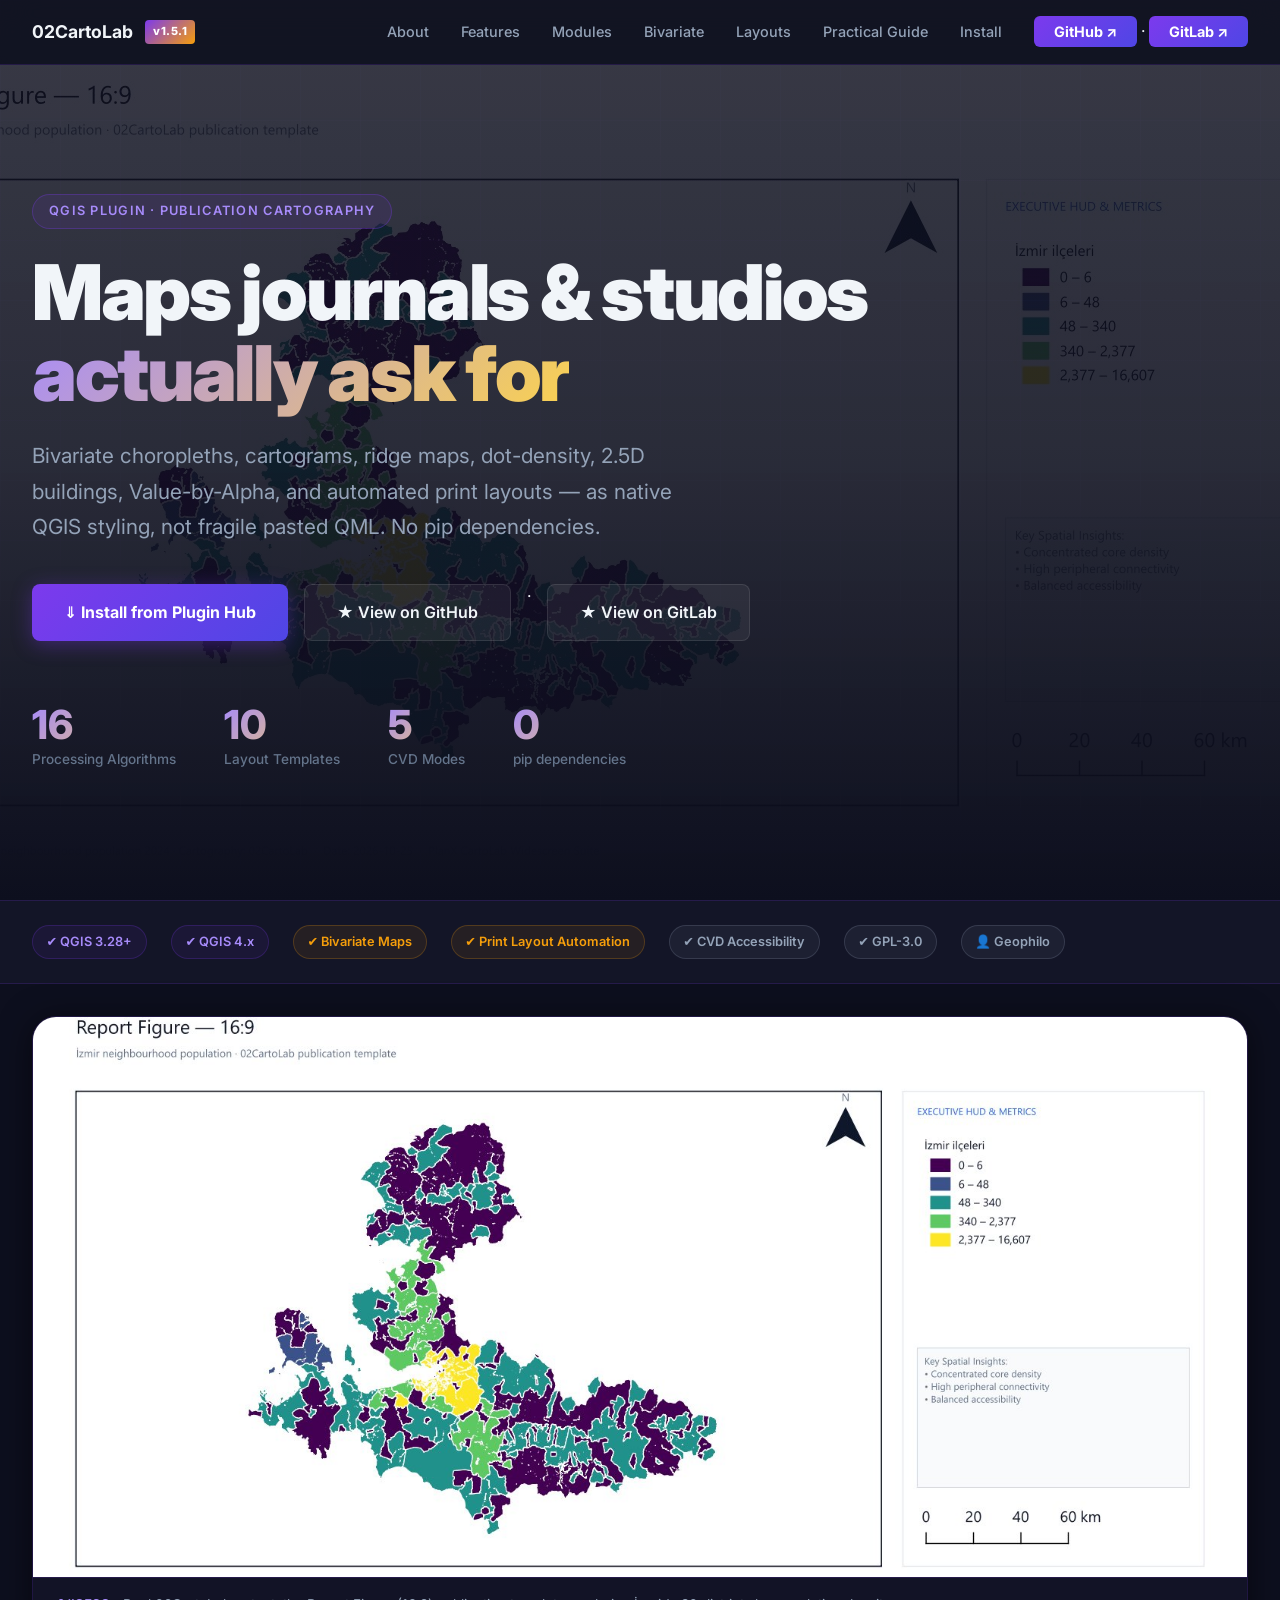
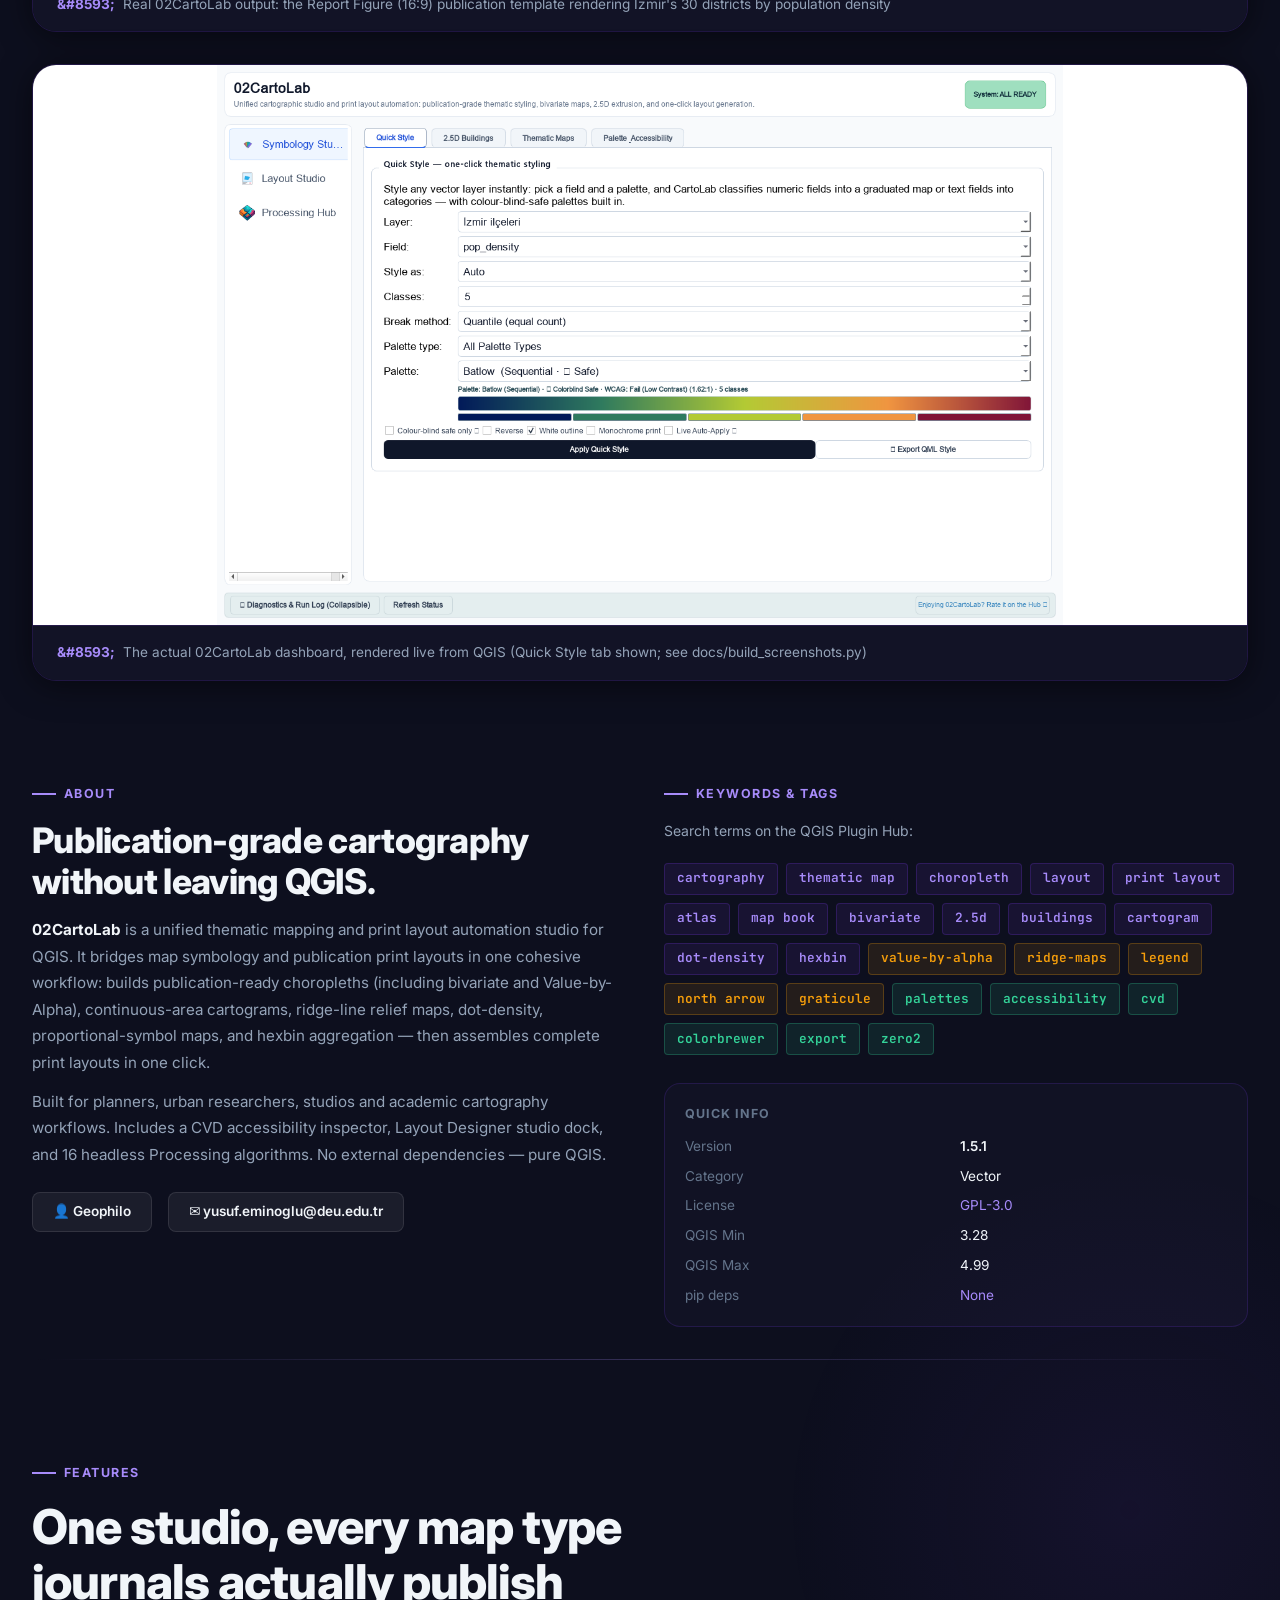
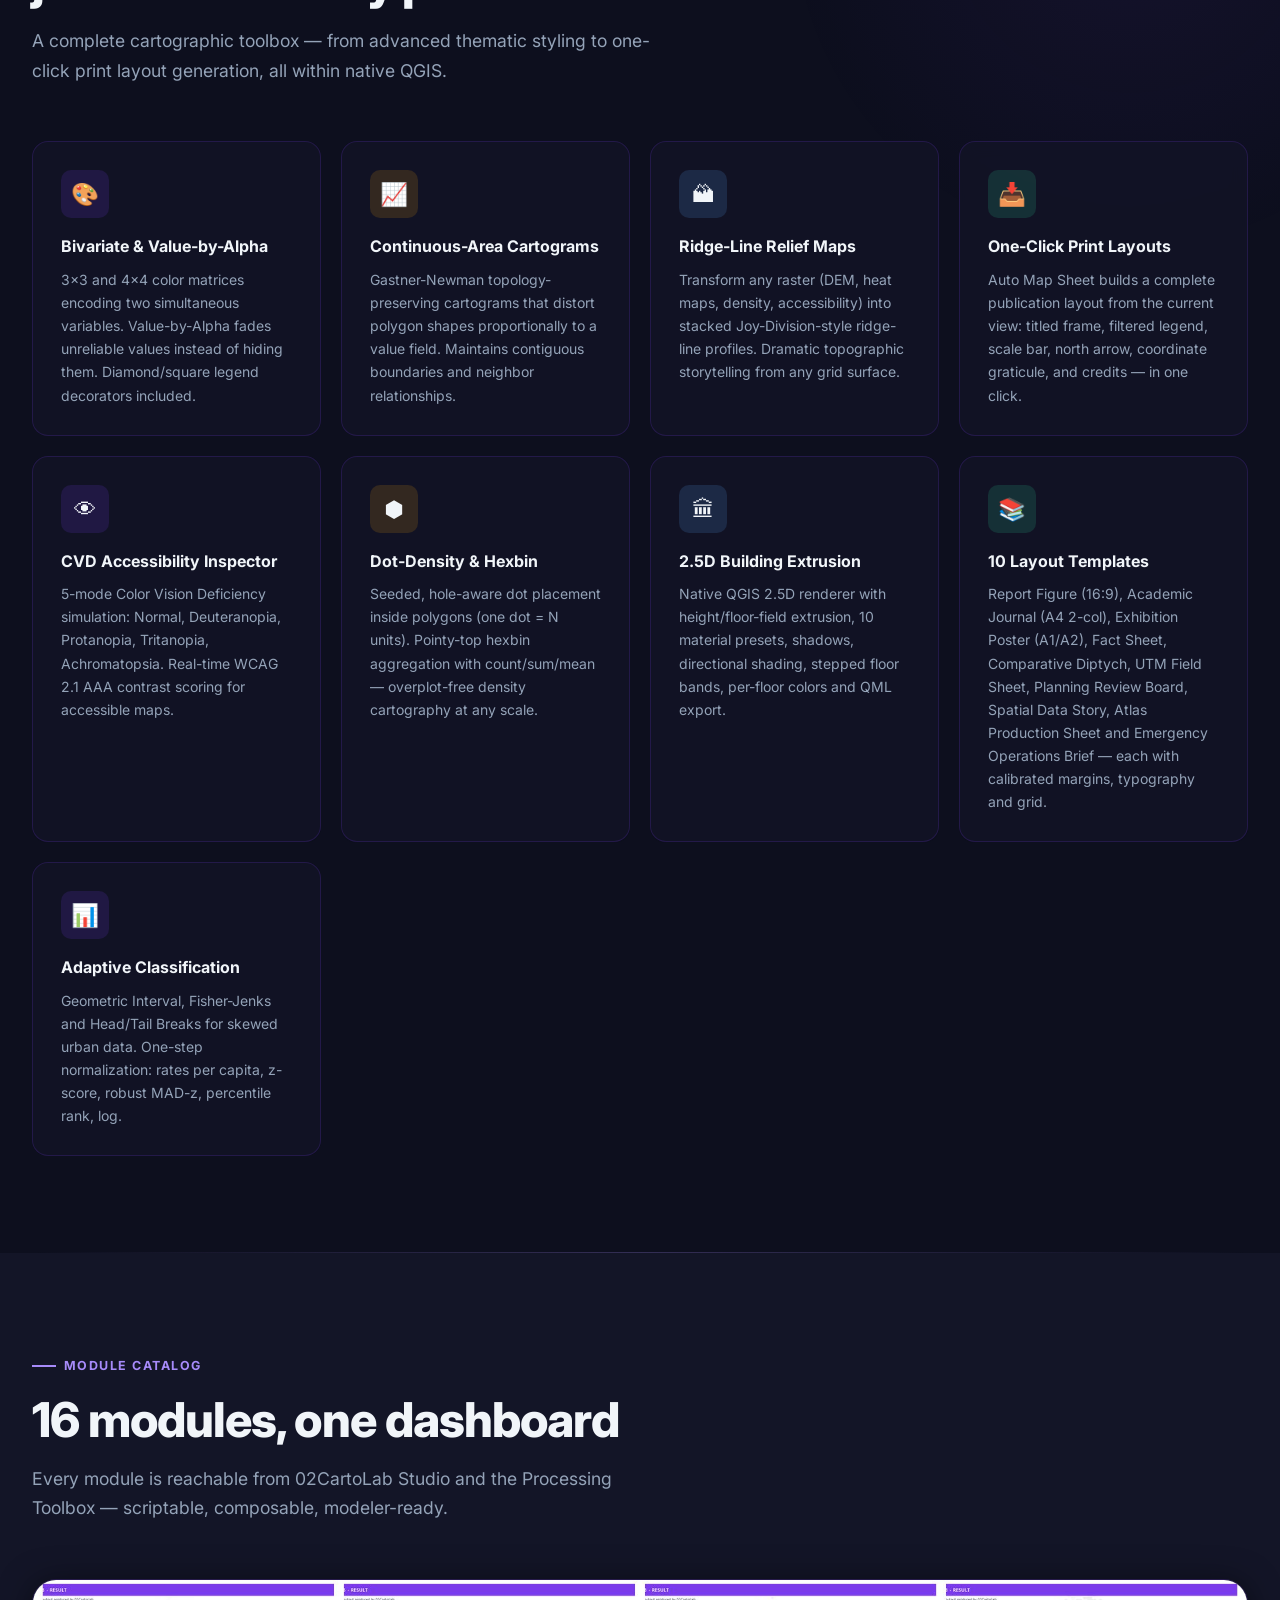
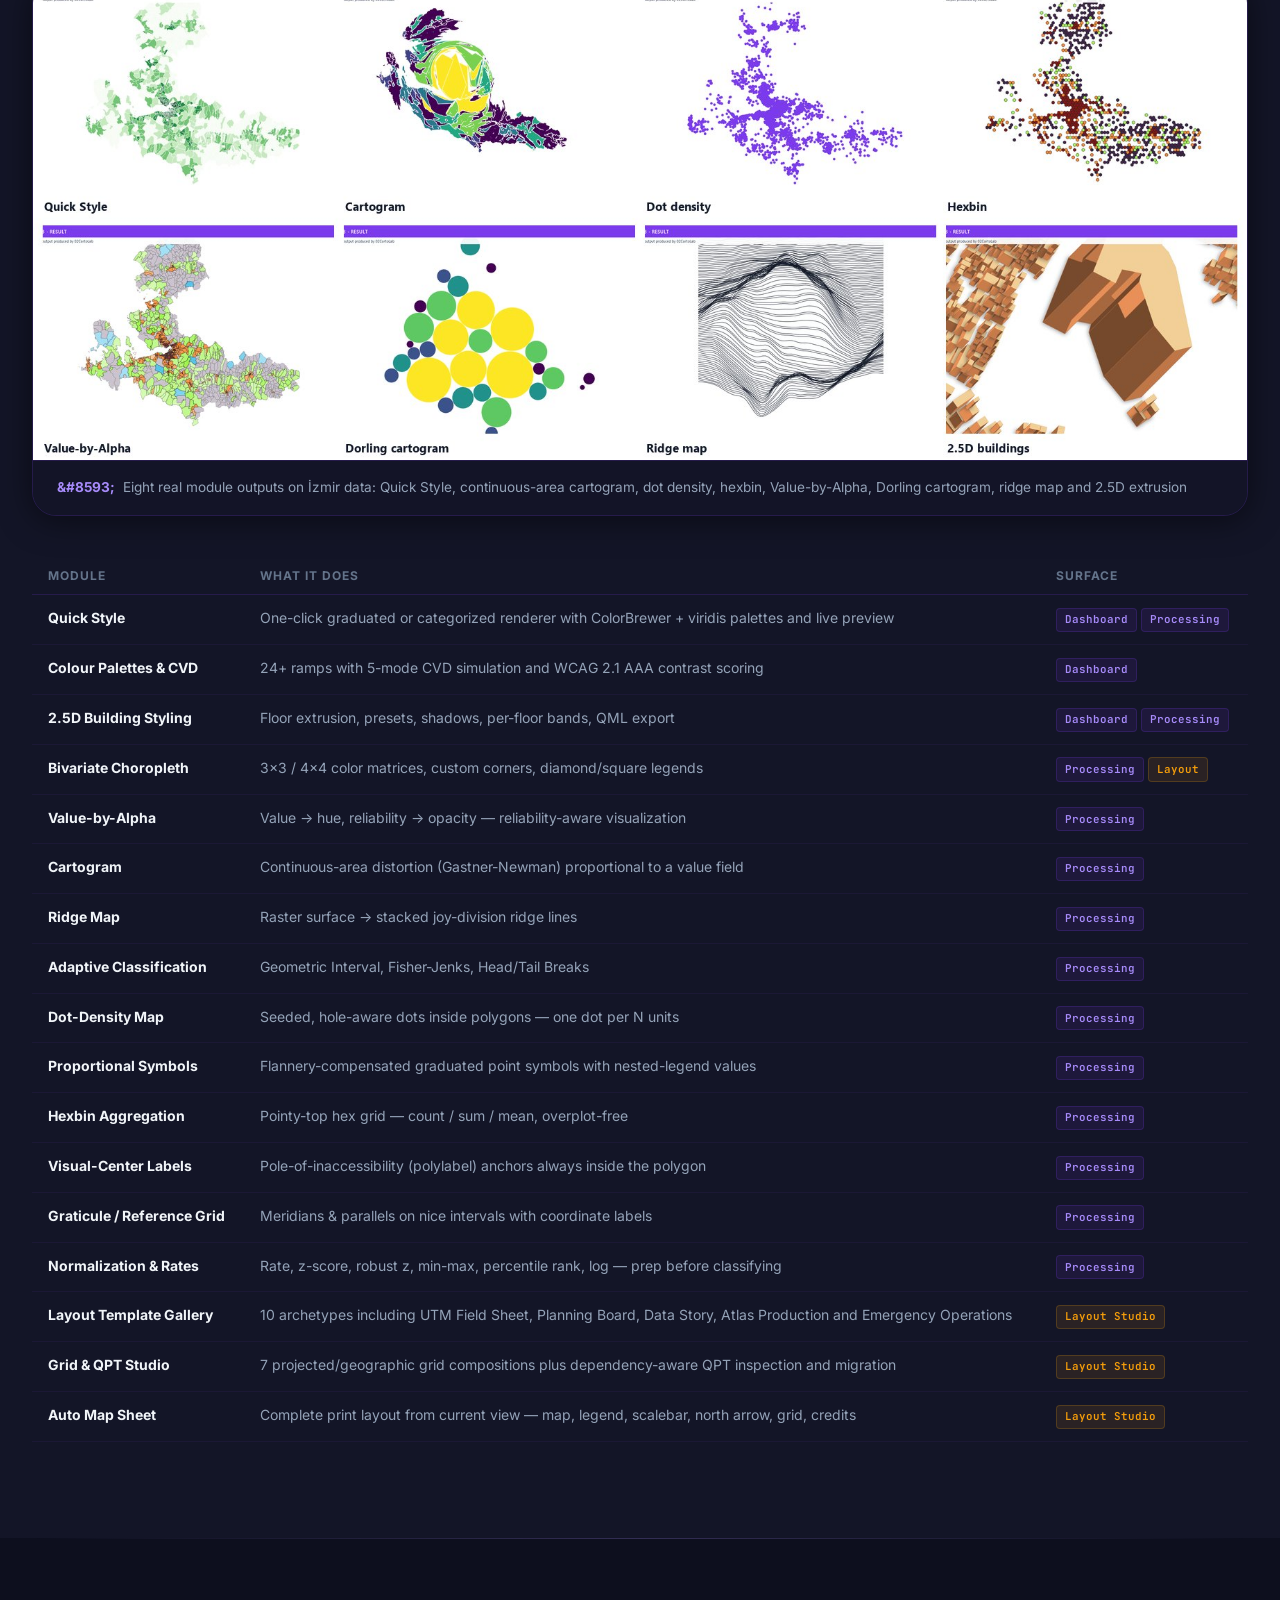
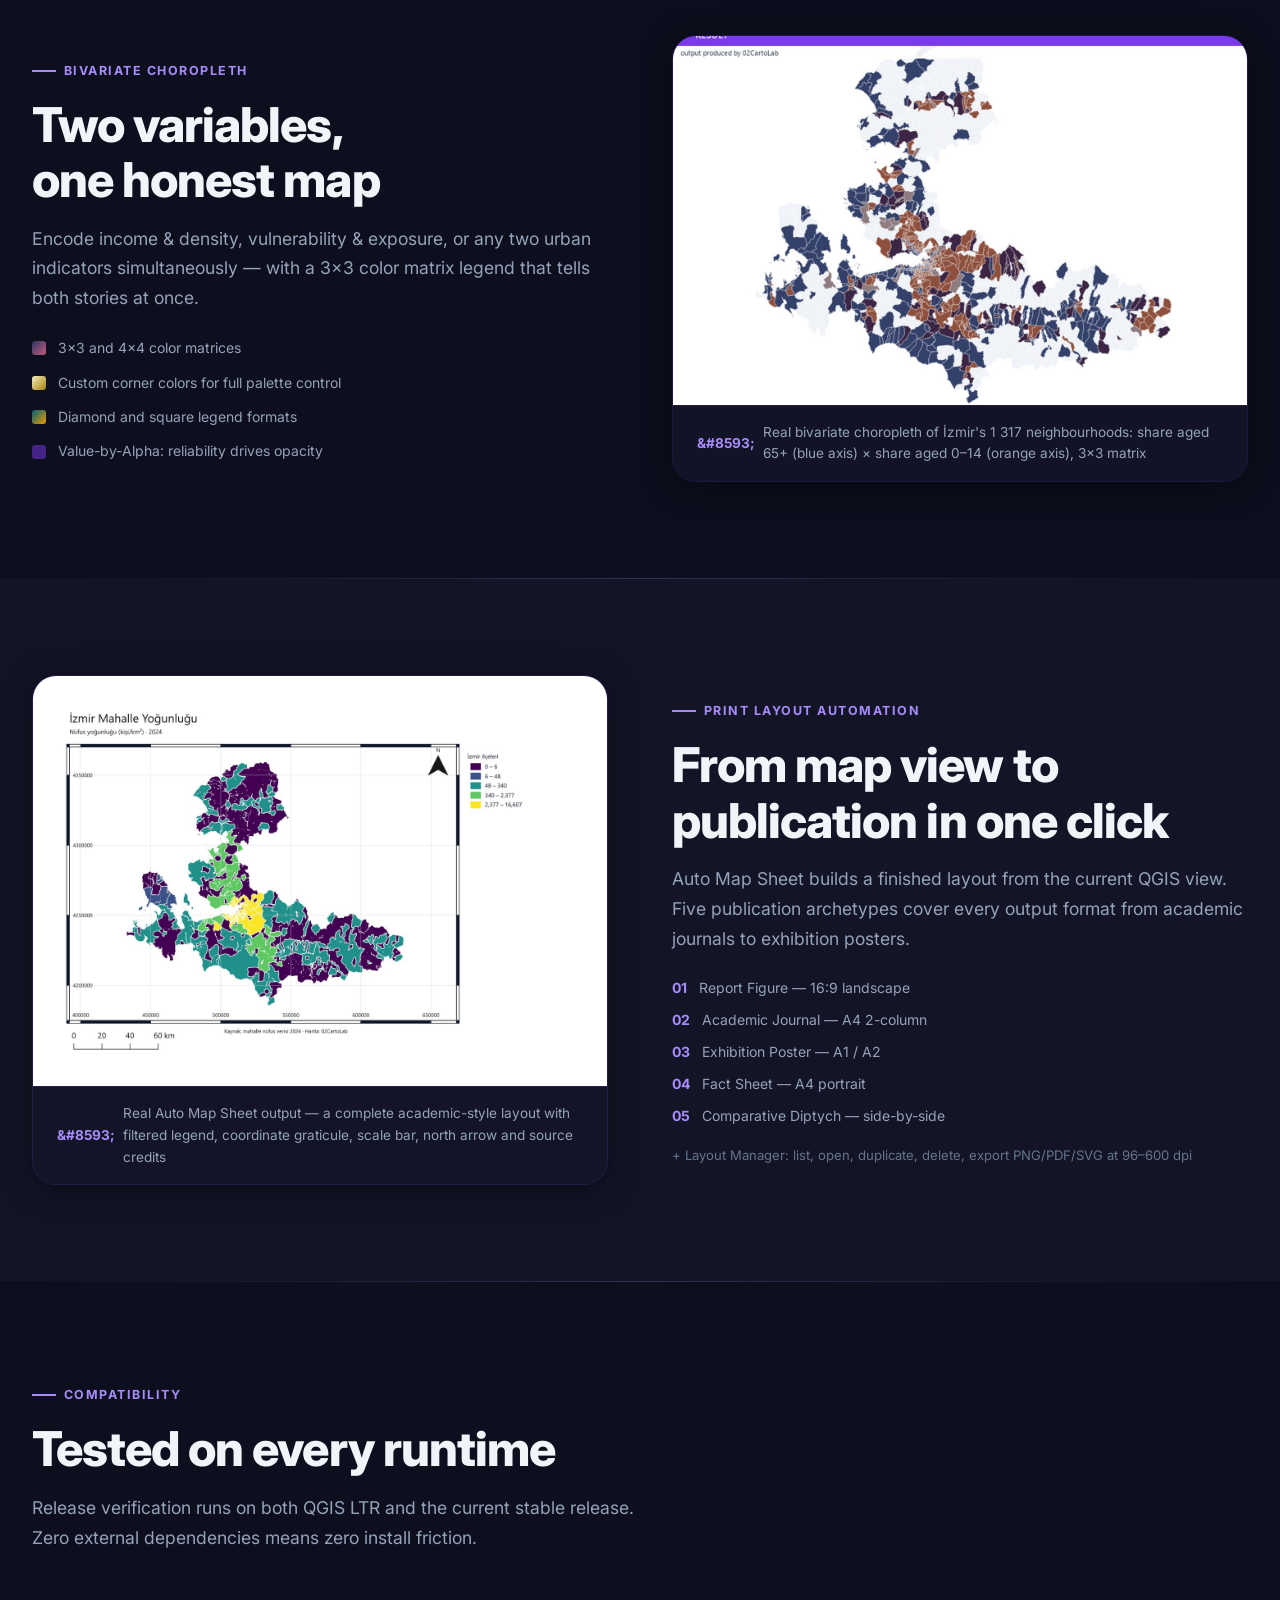
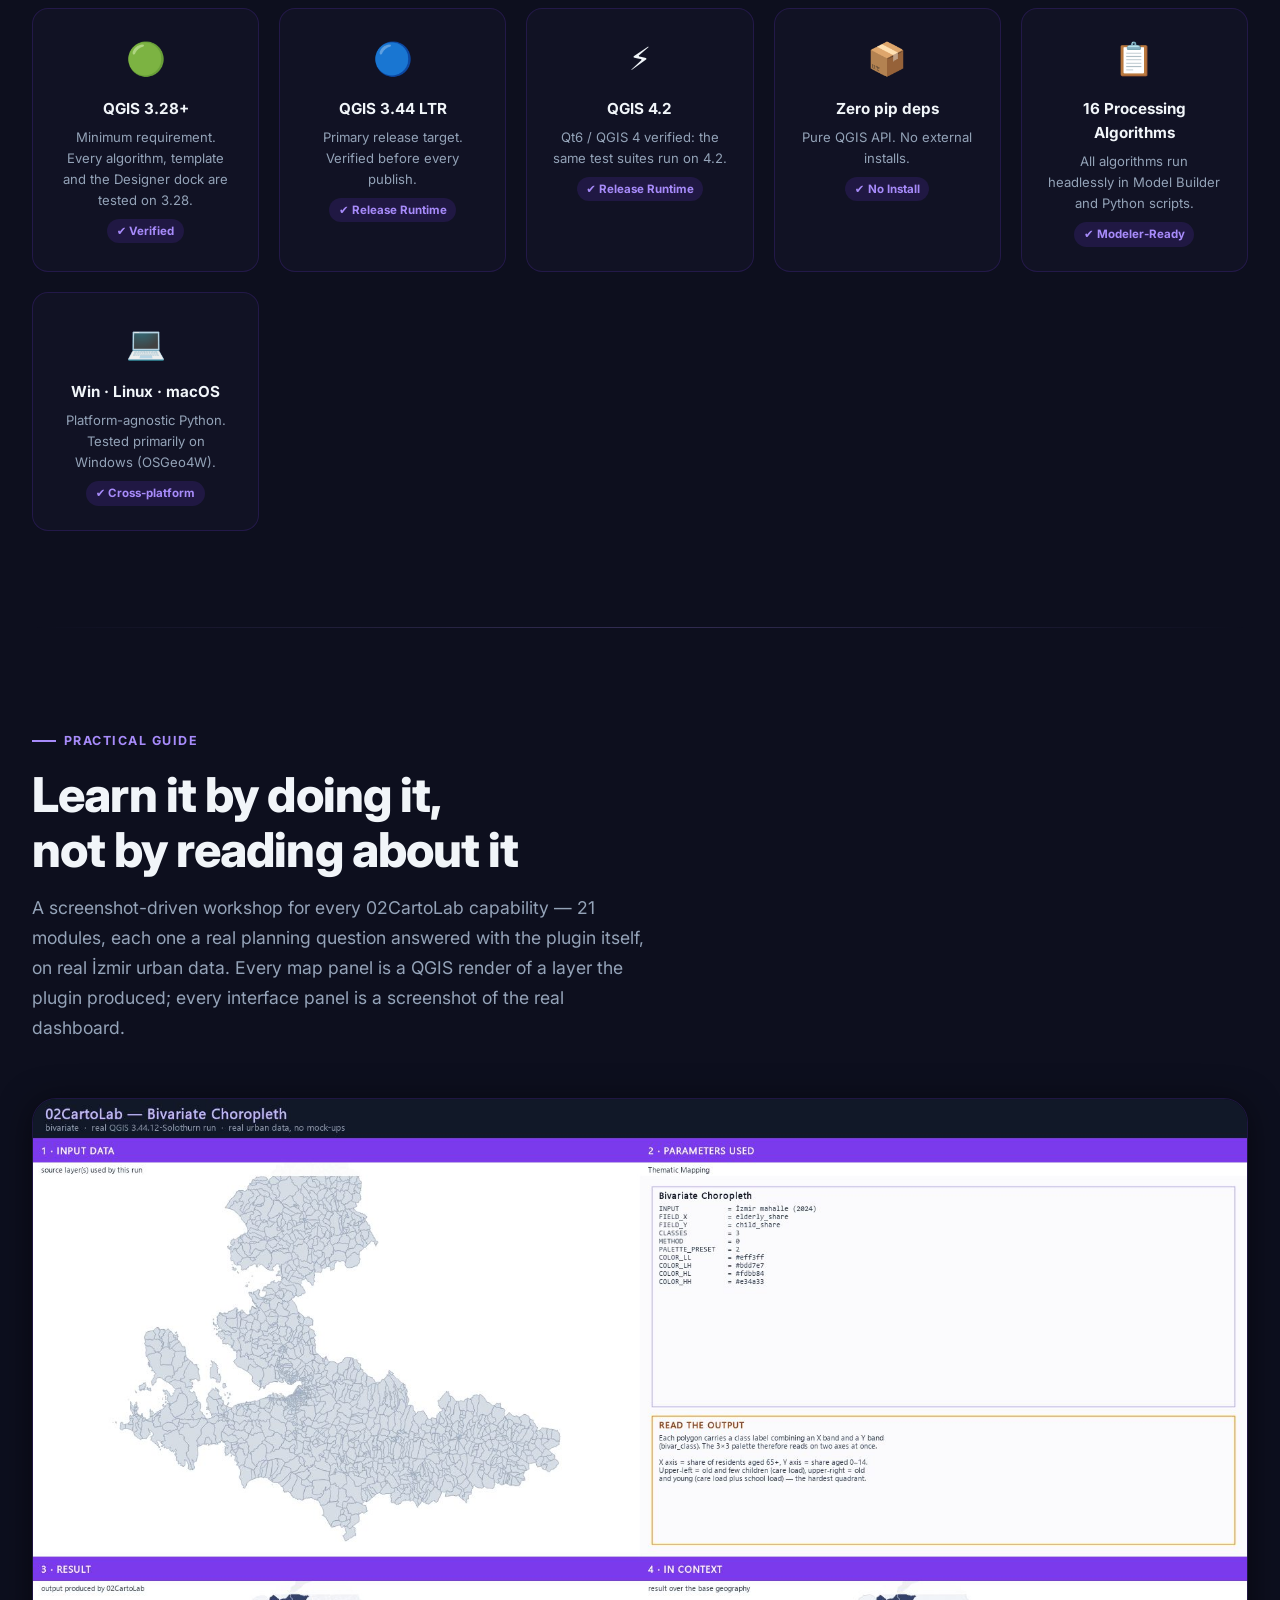
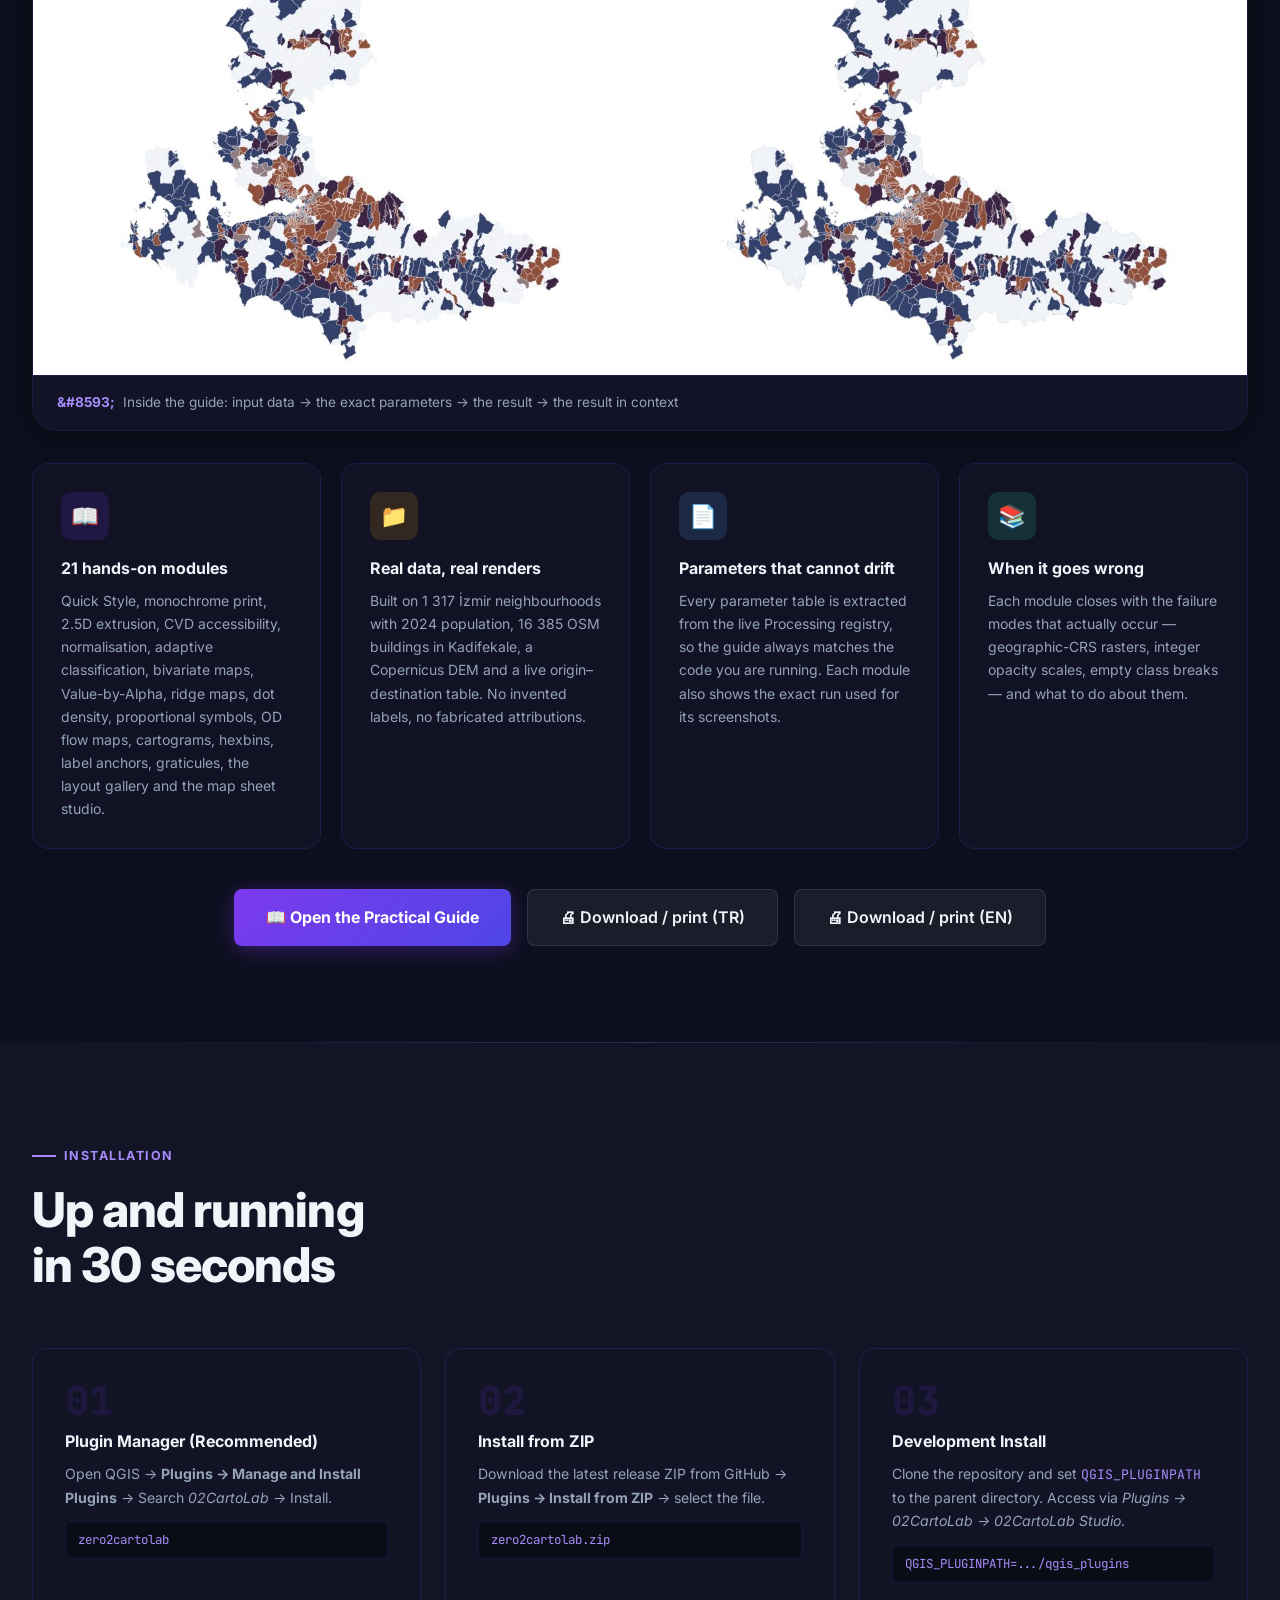
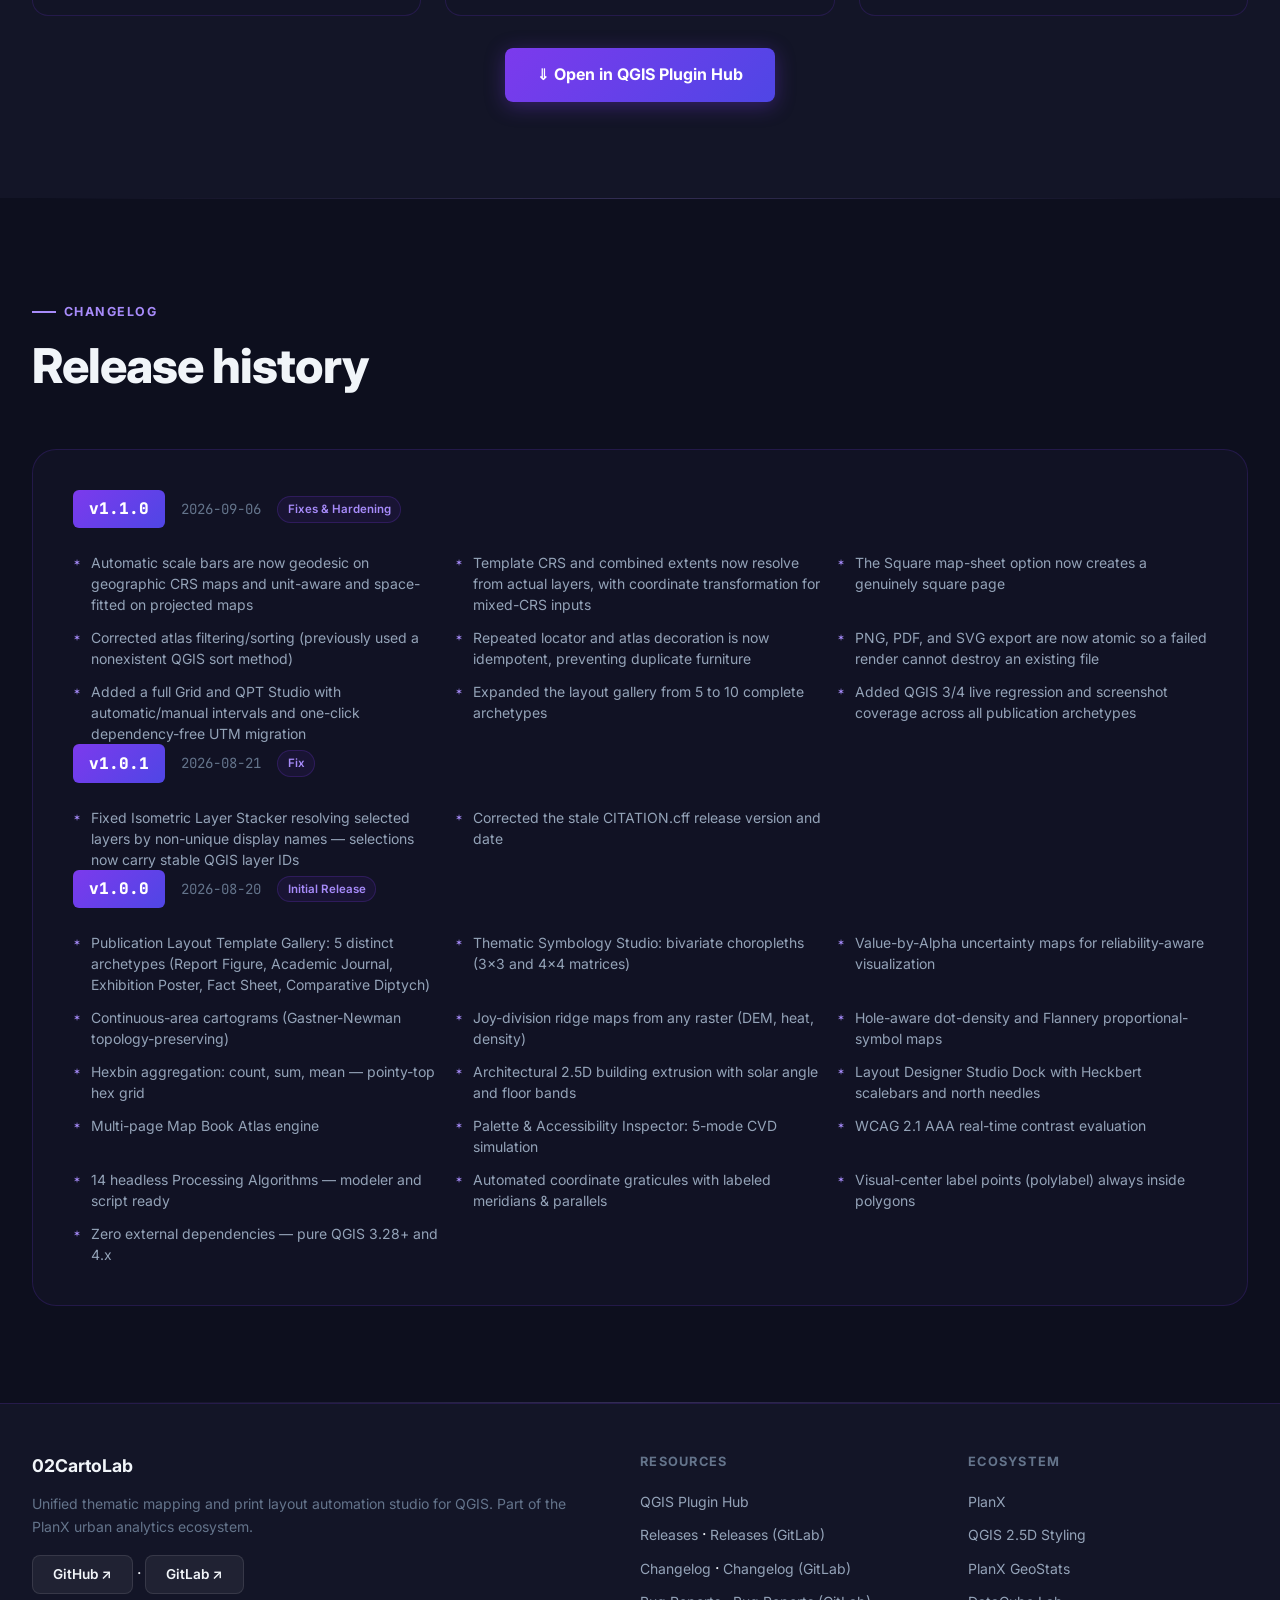
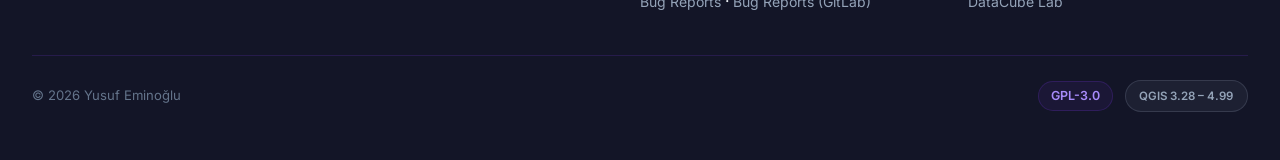
<file: docs/index.html>
<!DOCTYPE html>
<html lang="en">
<head>
  <meta charset="UTF-8" />
  <meta name="viewport" content="width=device-width, initial-scale=1.0" />
  <title>02CartoLab — Publication-Grade Cartography Studio for QGIS</title>
  <meta name="description" content="Unified thematic mapping and print layout automation studio for QGIS. Bivariate choropleths, cartograms, ridge maps, dot-density, 2.5D buildings, automated layouts. No pip dependencies." />
  <meta property="og:title" content="02CartoLab QGIS Plugin" />
  <meta property="og:description" content="Publication-grade cartography without leaving QGIS. 16 algorithms, 10 layout templates, CVD accessibility inspector." />
  <meta property="og:type" content="website" />

  <link rel="preconnect" href="https://fonts.googleapis.com" />
  <link rel="preconnect" href="https://fonts.gstatic.com" crossorigin />
  <link href="https://fonts.googleapis.com/css2?family=Inter:wght@300;400;500;600;700;800;900&amp;family=JetBrains+Mono:wght@400;500;600&amp;display=swap" rel="stylesheet" />

  <style>
    :root {
      --purple: #7c3aed;
      --purple-light: #a78bfa;
      --indigo: #4f46e5;
      --gold: #f59e0b;
      --gold-light: #fcd34d;
      --navy: #0d0f1e;
      --navy-mid: #131527;
      --navy-light: #1c1f3a;
      --text-primary: #f1f5f9;
      --text-secondary: #94a3b8;
      --text-muted: #64748b;
      --border: rgba(124,58,237,0.18);
      --card-bg: rgba(19,21,39,0.75);
      --radius-sm: 8px;
      --radius-md: 16px;
      --radius-lg: 24px;
      --shadow-purple: 0 0 40px rgba(124,58,237,0.18);
      --shadow-card: 0 4px 32px rgba(0,0,0,0.5);
      --font-sans: 'Inter', system-ui, sans-serif;
      --font-mono: 'JetBrains Mono', monospace;
    }

    *, *::before, *::after { box-sizing: border-box; margin: 0; padding: 0; }
    html { scroll-behavior: smooth; }
    body { font-family: var(--font-sans); background-color: var(--navy); color: var(--text-primary); line-height: 1.6; overflow-x: hidden; }
    img { max-width: 100%; height: auto; display: block; }
    a { color: var(--purple-light); text-decoration: none; }
    a:hover { color: var(--gold-light); }

    body::before {
      content: '';
      position: fixed; inset: 0;
      background-image:
        linear-gradient(rgba(124,58,237,0.04) 1px, transparent 1px),
        linear-gradient(90deg, rgba(124,58,237,0.04) 1px, transparent 1px);
      background-size: 60px 60px;
      pointer-events: none; z-index: 0;
    }

    /* NAV */
    nav { position: fixed; top: 0; left: 0; right: 0; z-index: 100; background: rgba(13,15,30,0.88); backdrop-filter: blur(16px); border-bottom: 1px solid var(--border); }
    .nav-inner { max-width: 1280px; margin: 0 auto; padding: 0 2rem; height: 64px; display: flex; align-items: center; justify-content: space-between; }
    .nav-logo { display: flex; align-items: center; gap: 0.75rem; font-weight: 700; font-size: 1.1rem; color: var(--text-primary); }
    .logo-badge { background: linear-gradient(135deg, var(--purple), var(--gold)); color: #fff; font-weight: 800; font-size: 0.7rem; padding: 3px 8px; border-radius: 4px; letter-spacing: 0.05em; }
    .nav-links { display: flex; gap: 2rem; list-style: none; }
    .nav-links a { color: var(--text-secondary); font-size: 0.9rem; font-weight: 500; transition: color 0.2s; }
    .nav-links a:hover { color: var(--purple-light); }
    .nav-cta { background: linear-gradient(135deg, var(--purple), var(--indigo)) !important; color: #fff !important; font-weight: 700 !important; padding: 0.45rem 1.25rem; border-radius: 6px; }

    /* HERO */
    .hero { position: relative; min-height: 100vh; display: flex; flex-direction: column; justify-content: center; padding: 8rem 2rem 4rem; overflow: hidden; }
    .hero-bg { position: absolute; inset: 0; z-index: 0; }
    .hero-bg img { width: 100%; height: 100%; object-fit: cover; opacity: 0.3; }
    .hero-bg::after { content: ''; position: absolute; inset: 0; background: linear-gradient(180deg, rgba(13,15,30,0.4) 0%, rgba(13,15,30,0.6) 50%, rgba(13,15,30,1) 100%); }
    .hero-content { position: relative; z-index: 1; max-width: 1280px; margin: 0 auto; width: 100%; }
    .hero-eyebrow { display: inline-flex; align-items: center; gap: 0.5rem; background: rgba(124,58,237,0.1); border: 1px solid rgba(124,58,237,0.3); color: var(--purple-light); font-size: 0.8rem; font-weight: 600; letter-spacing: 0.1em; text-transform: uppercase; padding: 0.4rem 1rem; border-radius: 100px; margin-bottom: 1.5rem; }
    .hero-title { font-size: clamp(2.8rem, 6vw, 5.5rem); font-weight: 900; line-height: 1.05; letter-spacing: -0.03em; margin-bottom: 1.5rem; }
    .gradient-text { background: linear-gradient(135deg, var(--purple-light) 0%, var(--gold-light) 100%); -webkit-background-clip: text; -webkit-text-fill-color: transparent; background-clip: text; }
    .hero-subtitle { font-size: clamp(1rem, 2vw, 1.3rem); color: var(--text-secondary); max-width: 640px; margin-bottom: 2.5rem; line-height: 1.7; }
    .hero-actions { display: flex; gap: 1rem; flex-wrap: wrap; margin-bottom: 4rem; }

    .btn-primary { display: inline-flex; align-items: center; gap: 0.5rem; background: linear-gradient(135deg, var(--purple), var(--indigo)); color: #fff; font-weight: 700; font-size: 1rem; padding: 0.9rem 2rem; border-radius: var(--radius-sm); transition: transform 0.2s, box-shadow 0.2s; box-shadow: 0 4px 20px rgba(124,58,237,0.35); }
    .btn-primary:hover { transform: translateY(-2px); box-shadow: 0 8px 32px rgba(124,58,237,0.5); color: #fff; }
    .btn-secondary { display: inline-flex; align-items: center; gap: 0.5rem; background: rgba(255,255,255,0.06); color: var(--text-primary); font-weight: 600; font-size: 1rem; padding: 0.9rem 2rem; border-radius: var(--radius-sm); border: 1px solid rgba(255,255,255,0.1); transition: background 0.2s; }
    .btn-secondary:hover { background: rgba(255,255,255,0.1); color: var(--text-primary); }

    .hero-stats { display: flex; gap: 3rem; flex-wrap: wrap; }
    .hero-stat .value { font-size: 2.5rem; font-weight: 800; background: linear-gradient(135deg, var(--purple-light), var(--gold-light)); -webkit-background-clip: text; -webkit-text-fill-color: transparent; background-clip: text; line-height: 1; }
    .hero-stat .label { font-size: 0.85rem; color: var(--text-muted); margin-top: 0.25rem; font-weight: 500; }

    /* SECTIONS */
    section { position: relative; z-index: 1; padding: 6rem 2rem; }
    .container { max-width: 1280px; margin: 0 auto; }
    .section-eyebrow { display: inline-flex; align-items: center; gap: 0.5rem; color: var(--purple-light); font-size: 0.78rem; font-weight: 700; letter-spacing: 0.12em; text-transform: uppercase; margin-bottom: 1rem; }
    .section-eyebrow::before { content: ''; width: 24px; height: 2px; background: var(--purple-light); display: inline-block; }
    .section-title { font-size: clamp(2rem, 4vw, 3rem); font-weight: 800; line-height: 1.15; letter-spacing: -0.02em; margin-bottom: 1rem; }
    .section-subtitle { font-size: 1.1rem; color: var(--text-secondary); max-width: 620px; line-height: 1.7; }
    .section-header { margin-bottom: 3.5rem; }
    .bg-alt { background: var(--navy-mid); }

    /* BADGES */
    .badges { background: var(--navy-mid); border-top: 1px solid var(--border); border-bottom: 1px solid var(--border); padding: 1.5rem 2rem; position: relative; z-index: 1; }
    .badges-inner { max-width: 1280px; margin: 0 auto; display: flex; align-items: center; gap: 1.5rem; flex-wrap: wrap; }
    .badge { display: inline-flex; align-items: center; gap: 0.4rem; background: rgba(124,58,237,0.08); border: 1px solid rgba(124,58,237,0.22); color: var(--purple-light); font-size: 0.8rem; font-weight: 600; padding: 0.35rem 0.85rem; border-radius: 100px; white-space: nowrap; }

    /* FEATURE GRID */
    .features-grid { display: grid; grid-template-columns: repeat(auto-fit, minmax(280px, 1fr)); gap: 1.25rem; }
    .feature-card { background: var(--card-bg); border: 1px solid var(--border); border-radius: var(--radius-md); padding: 1.75rem; backdrop-filter: blur(8px); transition: transform 0.25s, box-shadow 0.25s, border-color 0.25s; }
    .feature-card:hover { transform: translateY(-4px); box-shadow: var(--shadow-purple); border-color: rgba(124,58,237,0.4); }
    .feature-icon { width: 48px; height: 48px; border-radius: 10px; display: flex; align-items: center; justify-content: center; font-size: 1.4rem; margin-bottom: 1rem; }
    .fi-p { background: rgba(124,58,237,0.15); }
    .fi-g { background: rgba(245,158,11,0.15); }
    .fi-b { background: rgba(96,165,250,0.15); }
    .fi-r { background: rgba(52,211,153,0.15); }
    .feature-card h3 { font-size: 1rem; font-weight: 700; margin-bottom: 0.5rem; }
    .feature-card p { font-size: 0.875rem; color: var(--text-secondary); line-height: 1.65; }

    /* IMAGE */
    .image-full { border-radius: var(--radius-lg); overflow: hidden; box-shadow: var(--shadow-card); border: 1px solid var(--border); }
    .image-full img { width: 100%; transition: transform 0.4s ease; }
    .image-full:hover img { transform: scale(1.01); }
    .image-caption { background: rgba(19,21,39,0.95); padding: 1rem 1.5rem; font-size: 0.85rem; color: var(--text-secondary); border-top: 1px solid var(--border); display: flex; align-items: center; gap: 0.5rem; }
    .image-caption::before { content: '&#8593;'; color: var(--purple-light); font-weight: 700; }

    /* SPLIT */
    .split { display: grid; grid-template-columns: 1fr 1fr; gap: 4rem; align-items: center; }
    .split.reverse { direction: rtl; }
    .split.reverse > * { direction: ltr; }

    /* MODULE TABLE */
    .module-table { width: 100%; border-collapse: collapse; }
    .module-table th { text-align: left; font-size: 0.75rem; font-weight: 700; color: var(--text-muted); text-transform: uppercase; letter-spacing: 0.08em; padding: 0.6rem 1rem; border-bottom: 1px solid var(--border); }
    .module-table td { padding: 0.75rem 1rem; font-size: 0.875rem; border-bottom: 1px solid rgba(124,58,237,0.07); vertical-align: top; }
    .module-table tr:hover td { background: rgba(124,58,237,0.04); }
    .module-table td:first-child { font-weight: 700; color: var(--text-primary); white-space: nowrap; }
    .module-table td:nth-child(2) { color: var(--text-secondary); }
    .mtag { display: inline-flex; background: rgba(124,58,237,0.1); border: 1px solid rgba(124,58,237,0.2); color: var(--purple-light); font-size: 0.68rem; font-weight: 600; padding: 0.15rem 0.5rem; border-radius: 4px; font-family: var(--font-mono); white-space: nowrap; }
    .mtag.gold { background: rgba(245,158,11,0.1); border-color: rgba(245,158,11,0.2); color: var(--gold); }

    /* CODE */
    .code-block { background: rgba(0,0,0,0.55); border: 1px solid rgba(124,58,237,0.2); border-radius: var(--radius-md); padding: 1.75rem; font-family: var(--font-mono); font-size: 0.875rem; overflow-x: auto; position: relative; }
    .lang-tag { position: absolute; top: 0.75rem; right: 0.75rem; background: rgba(124,58,237,0.15); color: var(--purple-light); font-size: 0.7rem; font-weight: 700; padding: 0.2rem 0.6rem; border-radius: 4px; letter-spacing: 0.1em; text-transform: uppercase; }
    .code-line { line-height: 1.8; }
    .code-kw { color: #c084fc; }
    .code-str { color: #86efac; }
    .code-val { color: var(--gold-light); }
    .mono { font-family: var(--font-mono); font-size: 0.82rem; color: var(--purple-light); }

    /* COMPAT */
    .compat-grid { display: grid; grid-template-columns: repeat(auto-fit, minmax(200px, 1fr)); gap: 1.25rem; }
    .compat-card { background: var(--card-bg); border: 1px solid var(--border); border-radius: var(--radius-md); padding: 1.5rem; text-align: center; }
    .compat-icon { font-size: 2rem; margin-bottom: 0.75rem; }
    .compat-title { font-weight: 700; margin-bottom: 0.35rem; font-size: 0.95rem; }
    .compat-desc { font-size: 0.82rem; color: var(--text-secondary); }
    .compat-check { display: inline-block; background: rgba(124,58,237,0.15); color: var(--purple-light); font-size: 0.72rem; font-weight: 700; padding: 0.2rem 0.6rem; border-radius: 100px; margin-top: 0.5rem; }

    /* INSTALL */
    .install-grid { display: grid; grid-template-columns: repeat(auto-fit, minmax(280px, 1fr)); gap: 1.5rem; }
    .install-card { background: var(--card-bg); border: 1px solid var(--border); border-radius: var(--radius-md); padding: 2rem; transition: transform 0.25s, border-color 0.25s; }
    .install-card:hover { transform: translateY(-4px); border-color: rgba(124,58,237,0.4); }
    .install-num { font-family: var(--font-mono); font-size: 2.5rem; font-weight: 900; color: rgba(124,58,237,0.12); line-height: 1; margin-bottom: 0.5rem; }
    .install-card h3 { font-size: 1rem; font-weight: 700; margin-bottom: 0.5rem; }
    .install-card p { font-size: 0.88rem; color: var(--text-secondary); line-height: 1.65; }
    .plugin-id { margin-top: 0.75rem; background: rgba(0,0,0,0.4); border: 1px solid rgba(124,58,237,0.15); border-radius: 6px; padding: 0.5rem 0.75rem; font-family: var(--font-mono); font-size: 0.78rem; color: var(--purple-light); }

    /* CHANGELOG */
    .changelog-wrapper { background: var(--card-bg); border: 1px solid var(--border); border-radius: var(--radius-lg); padding: 2.5rem; }
    .changelog-version { display: flex; align-items: center; gap: 1rem; margin-bottom: 1.5rem; }
    .version-badge { background: linear-gradient(135deg, var(--purple), var(--indigo)); color: #fff; font-family: var(--font-mono); font-weight: 800; font-size: 1rem; padding: 0.4rem 1rem; border-radius: 6px; }
    .version-date { color: var(--text-muted); font-size: 0.875rem; font-family: var(--font-mono); }
    .changelog-entries { display: grid; grid-template-columns: repeat(auto-fill, minmax(300px, 1fr)); gap: 0.75rem; }
    .changelog-entry { display: flex; align-items: flex-start; gap: 0.6rem; font-size: 0.875rem; color: var(--text-secondary); line-height: 1.5; }
    .changelog-entry::before { content: '\2736'; color: var(--purple-light); font-size: 0.6rem; margin-top: 4px; flex-shrink: 0; }

    /* TAG */
    .rtag { background: rgba(124,58,237,0.1); border: 1px solid rgba(124,58,237,0.22); color: var(--purple-light); font-size: 0.72rem; font-weight: 600; padding: 0.2rem 0.6rem; border-radius: 4px; font-family: var(--font-mono); display: inline-flex; }

    /* FOOTER */
    footer { background: var(--navy-mid); border-top: 1px solid var(--border); padding: 3rem 2rem; position: relative; z-index: 1; }
    .footer-inner { max-width: 1280px; margin: 0 auto; display: grid; grid-template-columns: 2fr 1fr 1fr; gap: 3rem; }
    .footer-brand h3 { font-size: 1.1rem; font-weight: 700; margin-bottom: 0.75rem; }
    .footer-brand p { font-size: 0.875rem; color: var(--text-muted); line-height: 1.65; }
    .footer-col h4 { font-size: 0.8rem; font-weight: 700; color: var(--text-muted); letter-spacing: 0.1em; text-transform: uppercase; margin-bottom: 1rem; }
    .footer-links { list-style: none; }
    .footer-links li { margin-bottom: 0.5rem; }
    .footer-links a { color: var(--text-secondary); font-size: 0.875rem; transition: color 0.2s; }
    .footer-links a:hover { color: var(--purple-light); }
    .footer-bottom { max-width: 1280px; margin: 2rem auto 0; padding-top: 1.5rem; border-top: 1px solid var(--border); display: flex; justify-content: space-between; align-items: center; flex-wrap: wrap; gap: 1rem; }
    .footer-bottom p { font-size: 0.82rem; color: var(--text-muted); }
    .license { display: inline-flex; align-items: center; background: rgba(124,58,237,0.08); border: 1px solid rgba(124,58,237,0.2); color: var(--purple-light); font-size: 0.78rem; font-weight: 600; padding: 0.25rem 0.75rem; border-radius: 100px; }

    /* DIVIDER */
    .divider { height: 1px; background: linear-gradient(90deg, transparent, var(--purple-light), transparent); opacity: 0.25; margin: 0 2rem; }

    /* GLOW */
    .glow { position: absolute; width: 700px; height: 700px; border-radius: 50%; background: radial-gradient(circle, rgba(124,58,237,0.07) 0%, transparent 70%); pointer-events: none; }

    /* ANIMATIONS */
    @keyframes fadeUp { from { opacity: 0; transform: translateY(24px); } to { opacity: 1; transform: translateY(0); } }
    .hero-content > * { animation: fadeUp 0.7s ease both; }
    .hero-content > *:nth-child(1) { animation-delay: 0.1s; }
    .hero-content > *:nth-child(2) { animation-delay: 0.2s; }
    .hero-content > *:nth-child(3) { animation-delay: 0.3s; }
    .hero-content > *:nth-child(4) { animation-delay: 0.4s; }
    .hero-content > *:nth-child(5) { animation-delay: 0.5s; }

    /* RESPONSIVE */
    @media (max-width: 900px) {
      .split { grid-template-columns: 1fr; gap: 2rem; }
      .split.reverse { direction: ltr; }
      .footer-inner { grid-template-columns: 1fr; gap: 2rem; }
    }
    @media (max-width: 768px) {
      .nav-links { display: none; }
      section { padding: 4rem 1.25rem; }
      .hero { padding: 6rem 1.25rem 3rem; }
    }
  </style>
</head>
<body>

<!-- NAV -->
<nav>
  <div class="nav-inner">
    <div class="nav-logo">
      <span>02CartoLab</span>
      <span class="logo-badge">v1.5.1</span>
    </div>
    <ul class="nav-links">
      <li><a href="#about">About</a></li>
      <li><a href="#features">Features</a></li>
      <li><a href="#modules">Modules</a></li>
      <li><a href="#bivariate">Bivariate</a></li>
      <li><a href="#layouts">Layouts</a></li>
      <li><a href="PRACTICAL_GUIDE/practical_guide.html">Practical Guide</a></li>
      <li><a href="#install">Install</a></li>
      <li><a href="https://github.com/YusufEminoglu/zero2cartolab" class="nav-cta">GitHub &#x2197;</a> &middot; <a href="https://gitlab.com/geophilo1/zero2cartolab" class="nav-cta">GitLab &#x2197;</a></li>
    </ul>
  </div>
</nav>

<!-- HERO -->
<section class="hero" id="top">
  <div class="hero-bg">
    <img src="assets/hero.jpg" alt="02CartoLab cartography showcase" onerror="this.style.display='none'" />
  </div>
  <div class="hero-content">
    <div class="hero-eyebrow">QGIS Plugin &middot; Publication Cartography</div>
    <h1 class="hero-title">
      Maps journals &amp; studios<br />
      <span class="gradient-text">actually ask for</span>
    </h1>
    <p class="hero-subtitle">
      Bivariate choropleths, cartograms, ridge maps, dot-density, 2.5D buildings,
      Value-by-Alpha, and automated print layouts &mdash; as native QGIS styling,
      not fragile pasted QML. No pip dependencies.
    </p>
    <div class="hero-actions">
      <a href="https://plugins.qgis.org/plugins/zero2cartolab/" class="btn-primary">&#8659; Install from Plugin Hub</a>
      <a href="https://github.com/YusufEminoglu/zero2cartolab" class="btn-secondary">&#9733; View on GitHub</a> &middot; <a href="https://gitlab.com/geophilo1/zero2cartolab" class="btn-secondary">&#9733; View on GitLab</a>
    </div>
    <div class="hero-stats">
      <div class="hero-stat"><div class="value">16</div><div class="label">Processing Algorithms</div></div>
      <div class="hero-stat"><div class="value">10</div><div class="label">Layout Templates</div></div>
      <div class="hero-stat"><div class="value">5</div><div class="label">CVD Modes</div></div>
      <div class="hero-stat"><div class="value">0</div><div class="label">pip dependencies</div></div>
    </div>
  </div>
</section>

<!-- BADGES -->
<div class="badges">
  <div class="badges-inner">
    <span class="badge">&#10004; QGIS 3.28+</span>
    <span class="badge">&#10004; QGIS 4.x</span>
    <span class="badge" style="background:rgba(245,158,11,0.08);border-color:rgba(245,158,11,0.22);color:#f59e0b;">&#10004; Bivariate Maps</span>
    <span class="badge" style="background:rgba(245,158,11,0.08);border-color:rgba(245,158,11,0.22);color:#f59e0b;">&#10004; Print Layout Automation</span>
    <span class="badge" style="background:rgba(148,163,184,0.08);border-color:rgba(148,163,184,0.2);color:#94a3b8;">&#10004; CVD Accessibility</span>
    <span class="badge" style="background:rgba(148,163,184,0.08);border-color:rgba(148,163,184,0.2);color:#94a3b8;">&#10004; GPL-3.0</span>
    <span class="badge" style="background:rgba(148,163,184,0.08);border-color:rgba(148,163,184,0.2);color:#94a3b8;">&#128100; Geophilo</span>
  </div>
</div>

<!-- HERO FULL IMAGE -->
<div style="padding:0 2rem;position:relative;z-index:1;">
  <div style="max-width:1280px;margin:2rem auto;">
    <div class="image-full">
      <img src="assets/hero.jpg" alt="Real 02CartoLab Report Figure layout rendering the 30 İzmir districts" style="width:100%;max-height:560px;object-fit:cover;" onerror="this.parentElement.parentElement.style.display='none'" />
      <div class="image-caption">Real 02CartoLab output: the Report Figure (16:9) publication template rendering İzmir's 30 districts by population density</div>
    </div>
  </div>
  <div style="max-width:1280px;margin:1.5rem auto 2rem;">
    <div class="image-full">
      <img src="img/real_dashboard.png" alt="The real 02CartoLab Symbology Studio dialog running in QGIS" style="width:100%;max-height:560px;object-fit:contain;background:#fff;" onerror="this.parentElement.parentElement.style.display='none'" />
      <div class="image-caption">The actual 02CartoLab dashboard, rendered live from QGIS (Quick Style tab shown; see docs/build_screenshots.py)</div>
    </div>
  </div>
</div>

<!-- ABOUT + TAGS -->
<section id="about" style="padding:4rem 2rem 2rem;">
  <div class="container">
    <div style="display:grid;grid-template-columns:1fr 1fr;gap:3rem;align-items:start;">
      <div>
        <div class="section-eyebrow">About</div>
        <h2 class="section-title" style="font-size:clamp(1.6rem,3vw,2.2rem);">Publication-grade cartography<br/>without leaving QGIS.</h2>
        <p style="font-size:0.95rem;color:var(--text-secondary);line-height:1.75;margin-top:1rem;">
          <strong style="color:var(--text-primary);">02CartoLab</strong> is a unified thematic mapping and print layout
          automation studio for QGIS. It bridges map symbology and publication print
          layouts in one cohesive workflow: builds publication-ready choropleths
          (including bivariate and Value-by-Alpha), continuous-area cartograms,
          ridge-line relief maps, dot-density, proportional-symbol maps, and hexbin
          aggregation &mdash; then assembles complete print layouts in one click.
        </p>
        <p style="font-size:0.95rem;color:var(--text-secondary);line-height:1.75;margin-top:0.75rem;">
          Built for planners, urban researchers, studios and academic cartography
          workflows. Includes a CVD accessibility inspector, Layout Designer studio
          dock, and 16 headless Processing algorithms. No external dependencies &mdash;
          pure QGIS.
        </p>
        <div style="margin-top:1.5rem;display:flex;gap:1rem;flex-wrap:wrap;">
          <a href="https://github.com/YusufEminoglu" class="btn-secondary" style="font-size:0.85rem;padding:0.5rem 1.25rem;">&#128100; Geophilo</a>
          <a href="mailto:yusuf.eminoglu@deu.edu.tr" class="btn-secondary" style="font-size:0.85rem;padding:0.5rem 1.25rem;">&#9993; yusuf.eminoglu@deu.edu.tr</a>
        </div>
      </div>
      <div>
        <div class="section-eyebrow">Keywords &amp; Tags</div>
        <p style="font-size:0.875rem;color:var(--text-secondary);margin-bottom:1.25rem;">Search terms on the QGIS Plugin Hub:</p>
        <div style="display:flex;flex-wrap:wrap;gap:0.5rem;">
          <span class="rtag" style="font-size:0.8rem;padding:0.3rem 0.75rem;">cartography</span>
          <span class="rtag" style="font-size:0.8rem;padding:0.3rem 0.75rem;">thematic map</span>
          <span class="rtag" style="font-size:0.8rem;padding:0.3rem 0.75rem;">choropleth</span>
          <span class="rtag" style="font-size:0.8rem;padding:0.3rem 0.75rem;">layout</span>
          <span class="rtag" style="font-size:0.8rem;padding:0.3rem 0.75rem;">print layout</span>
          <span class="rtag" style="font-size:0.8rem;padding:0.3rem 0.75rem;">atlas</span>
          <span class="rtag" style="font-size:0.8rem;padding:0.3rem 0.75rem;">map book</span>
          <span class="rtag" style="font-size:0.8rem;padding:0.3rem 0.75rem;">bivariate</span>
          <span class="rtag" style="font-size:0.8rem;padding:0.3rem 0.75rem;">2.5d</span>
          <span class="rtag" style="font-size:0.8rem;padding:0.3rem 0.75rem;">buildings</span>
          <span class="rtag" style="font-size:0.8rem;padding:0.3rem 0.75rem;">cartogram</span>
          <span class="rtag" style="font-size:0.8rem;padding:0.3rem 0.75rem;">dot-density</span>
          <span class="rtag" style="font-size:0.8rem;padding:0.3rem 0.75rem;">hexbin</span>
          <span class="rtag" style="font-size:0.8rem;padding:0.3rem 0.75rem;background:rgba(245,158,11,0.1);border-color:rgba(245,158,11,0.25);color:#f59e0b;">value-by-alpha</span>
          <span class="rtag" style="font-size:0.8rem;padding:0.3rem 0.75rem;background:rgba(245,158,11,0.1);border-color:rgba(245,158,11,0.25);color:#f59e0b;">ridge-maps</span>
          <span class="rtag" style="font-size:0.8rem;padding:0.3rem 0.75rem;background:rgba(245,158,11,0.1);border-color:rgba(245,158,11,0.25);color:#f59e0b;">legend</span>
          <span class="rtag" style="font-size:0.8rem;padding:0.3rem 0.75rem;background:rgba(245,158,11,0.1);border-color:rgba(245,158,11,0.25);color:#f59e0b;">north arrow</span>
          <span class="rtag" style="font-size:0.8rem;padding:0.3rem 0.75rem;background:rgba(245,158,11,0.1);border-color:rgba(245,158,11,0.25);color:#f59e0b;">graticule</span>
          <span class="rtag" style="font-size:0.8rem;padding:0.3rem 0.75rem;background:rgba(52,211,153,0.1);border-color:rgba(52,211,153,0.25);color:#34d399;">palettes</span>
          <span class="rtag" style="font-size:0.8rem;padding:0.3rem 0.75rem;background:rgba(52,211,153,0.1);border-color:rgba(52,211,153,0.25);color:#34d399;">accessibility</span>
          <span class="rtag" style="font-size:0.8rem;padding:0.3rem 0.75rem;background:rgba(52,211,153,0.1);border-color:rgba(52,211,153,0.25);color:#34d399;">cvd</span>
          <span class="rtag" style="font-size:0.8rem;padding:0.3rem 0.75rem;background:rgba(52,211,153,0.1);border-color:rgba(52,211,153,0.25);color:#34d399;">colorbrewer</span>
          <span class="rtag" style="font-size:0.8rem;padding:0.3rem 0.75rem;background:rgba(52,211,153,0.1);border-color:rgba(52,211,153,0.25);color:#34d399;">export</span>
          <span class="rtag" style="font-size:0.8rem;padding:0.3rem 0.75rem;background:rgba(52,211,153,0.1);border-color:rgba(52,211,153,0.25);color:#34d399;">zero2</span>
        </div>
        <div style="margin-top:1.75rem;background:var(--card-bg);border:1px solid var(--border);border-radius:var(--radius-md);padding:1.25rem;">
          <div style="font-size:0.78rem;color:var(--text-muted);font-weight:700;letter-spacing:0.08em;text-transform:uppercase;margin-bottom:0.75rem;">Quick Info</div>
          <div style="display:grid;grid-template-columns:1fr 1fr;gap:0.5rem;font-size:0.85rem;">
            <div style="color:var(--text-muted);">Version</div><div style="color:var(--text-primary);font-weight:600;">1.5.1</div>
            <div style="color:var(--text-muted);">Category</div><div style="color:var(--text-primary);">Vector</div>
            <div style="color:var(--text-muted);">License</div><div style="color:var(--purple-light);">GPL-3.0</div>
            <div style="color:var(--text-muted);">QGIS Min</div><div style="color:var(--text-primary);">3.28</div>
            <div style="color:var(--text-muted);">QGIS Max</div><div style="color:var(--text-primary);">4.99</div>
            <div style="color:var(--text-muted);">pip deps</div><div style="color:var(--purple-light);">None</div>
          </div>
        </div>
      </div>
    </div>
  </div>
</section>

<div class="divider"></div>

<!-- FEATURES -->
<section id="features">
  <div class="glow" style="top:-200px;right:-200px;"></div>
  <div class="container">
    <div class="section-header">
      <div class="section-eyebrow">Features</div>
      <h2 class="section-title">One studio, every map type<br/>journals actually publish</h2>
      <p class="section-subtitle">A complete cartographic toolbox — from advanced thematic styling to one-click print layout generation, all within native QGIS.</p>
    </div>
    <div class="features-grid">
      <div class="feature-card">
        <div class="feature-icon fi-p">&#127912;</div>
        <h3>Bivariate &amp; Value-by-Alpha</h3>
        <p>3&times;3 and 4&times;4 color matrices encoding two simultaneous variables. Value-by-Alpha fades unreliable values instead of hiding them. Diamond/square legend decorators included.</p>
      </div>
      <div class="feature-card">
        <div class="feature-icon fi-g">&#128200;</div>
        <h3>Continuous-Area Cartograms</h3>
        <p>Gastner-Newman topology-preserving cartograms that distort polygon shapes proportionally to a value field. Maintains contiguous boundaries and neighbor relationships.</p>
      </div>
      <div class="feature-card">
        <div class="feature-icon fi-b">&#127956;</div>
        <h3>Ridge-Line Relief Maps</h3>
        <p>Transform any raster (DEM, heat maps, density, accessibility) into stacked Joy-Division-style ridge-line profiles. Dramatic topographic storytelling from any grid surface.</p>
      </div>
      <div class="feature-card">
        <div class="feature-icon fi-r">&#128229;</div>
        <h3>One-Click Print Layouts</h3>
        <p>Auto Map Sheet builds a complete publication layout from the current view: titled frame, filtered legend, scale bar, north arrow, coordinate graticule, and credits &mdash; in one click.</p>
      </div>
      <div class="feature-card">
        <div class="feature-icon fi-p">&#128065;</div>
        <h3>CVD Accessibility Inspector</h3>
        <p>5-mode Color Vision Deficiency simulation: Normal, Deuteranopia, Protanopia, Tritanopia, Achromatopsia. Real-time WCAG 2.1 AAA contrast scoring for accessible maps.</p>
      </div>
      <div class="feature-card">
        <div class="feature-icon fi-g">&#11042;</div>
        <h3>Dot-Density &amp; Hexbin</h3>
        <p>Seeded, hole-aware dot placement inside polygons (one dot = N units). Pointy-top hexbin aggregation with count/sum/mean &mdash; overplot-free density cartography at any scale.</p>
      </div>
      <div class="feature-card">
        <div class="feature-icon fi-b">&#127963;</div>
        <h3>2.5D Building Extrusion</h3>
        <p>Native QGIS 2.5D renderer with height/floor-field extrusion, 10 material presets, shadows, directional shading, stepped floor bands, per-floor colors and QML export.</p>
      </div>
      <div class="feature-card">
        <div class="feature-icon fi-r">&#128218;</div>
        <h3>10 Layout Templates</h3>
        <p>Report Figure (16:9), Academic Journal (A4 2-col), Exhibition Poster (A1/A2), Fact Sheet, Comparative Diptych, UTM Field Sheet, Planning Review Board, Spatial Data Story, Atlas Production Sheet and Emergency Operations Brief &mdash; each with calibrated margins, typography and grid.</p>
      </div>
      <div class="feature-card">
        <div class="feature-icon fi-p">&#128202;</div>
        <h3>Adaptive Classification</h3>
        <p>Geometric Interval, Fisher-Jenks and Head/Tail Breaks for skewed urban data. One-step normalization: rates per capita, z-score, robust MAD-z, percentile rank, log.</p>
      </div>
    </div>
  </div>
</section>

<div class="divider"></div>

<!-- MODULE TABLE -->
<section id="modules" class="bg-alt">
  <div class="container">
    <div class="section-header">
      <div class="section-eyebrow">Module Catalog</div>
      <h2 class="section-title">16 modules, one dashboard</h2>
      <p class="section-subtitle">Every module is reachable from 02CartoLab Studio and the Processing Toolbox &mdash; scriptable, composable, modeler-ready.</p>
    </div>

    <div class="image-full" style="margin-bottom:2.5rem;">
      <img src="assets/modules.jpg" alt="Real 02CartoLab outputs: Quick Style, cartogram, dot density, hexbin, Value-by-Alpha, Dorling, ridge map and 2.5D" style="width:100%;max-height:480px;object-fit:cover;" onerror="this.parentElement.style.display='none'" />
      <div class="image-caption">Eight real module outputs on İzmir data: Quick Style, continuous-area cartogram, dot density, hexbin, Value-by-Alpha, Dorling cartogram, ridge map and 2.5D extrusion</div>
    </div>

    <div style="overflow-x:auto;">
      <table class="module-table">
        <thead>
          <tr>
            <th>Module</th>
            <th>What it does</th>
            <th>Surface</th>
          </tr>
        </thead>
        <tbody>
          <tr><td>Quick Style</td><td>One-click graduated or categorized renderer with ColorBrewer + viridis palettes and live preview</td><td><span class="mtag">Dashboard</span> <span class="mtag">Processing</span></td></tr>
          <tr><td>Colour Palettes &amp; CVD</td><td>24+ ramps with 5-mode CVD simulation and WCAG 2.1 AAA contrast scoring</td><td><span class="mtag">Dashboard</span></td></tr>
          <tr><td>2.5D Building Styling</td><td>Floor extrusion, presets, shadows, per-floor bands, QML export</td><td><span class="mtag">Dashboard</span> <span class="mtag">Processing</span></td></tr>
          <tr><td>Bivariate Choropleth</td><td>3&times;3 / 4&times;4 color matrices, custom corners, diamond/square legends</td><td><span class="mtag">Processing</span> <span class="mtag gold">Layout</span></td></tr>
          <tr><td>Value-by-Alpha</td><td>Value &rarr; hue, reliability &rarr; opacity — reliability-aware visualization</td><td><span class="mtag">Processing</span></td></tr>
          <tr><td>Cartogram</td><td>Continuous-area distortion (Gastner-Newman) proportional to a value field</td><td><span class="mtag">Processing</span></td></tr>
          <tr><td>Ridge Map</td><td>Raster surface &rarr; stacked joy-division ridge lines</td><td><span class="mtag">Processing</span></td></tr>
          <tr><td>Adaptive Classification</td><td>Geometric Interval, Fisher-Jenks, Head/Tail Breaks</td><td><span class="mtag">Processing</span></td></tr>
          <tr><td>Dot-Density Map</td><td>Seeded, hole-aware dots inside polygons — one dot per N units</td><td><span class="mtag">Processing</span></td></tr>
          <tr><td>Proportional Symbols</td><td>Flannery-compensated graduated point symbols with nested-legend values</td><td><span class="mtag">Processing</span></td></tr>
          <tr><td>Hexbin Aggregation</td><td>Pointy-top hex grid — count / sum / mean, overplot-free</td><td><span class="mtag">Processing</span></td></tr>
          <tr><td>Visual-Center Labels</td><td>Pole-of-inaccessibility (polylabel) anchors always inside the polygon</td><td><span class="mtag">Processing</span></td></tr>
          <tr><td>Graticule / Reference Grid</td><td>Meridians &amp; parallels on nice intervals with coordinate labels</td><td><span class="mtag">Processing</span></td></tr>
          <tr><td>Normalization &amp; Rates</td><td>Rate, z-score, robust z, min-max, percentile rank, log — prep before classifying</td><td><span class="mtag">Processing</span></td></tr>
          <tr><td>Layout Template Gallery</td><td>10 archetypes including UTM Field Sheet, Planning Board, Data Story, Atlas Production and Emergency Operations</td><td><span class="mtag gold">Layout Studio</span></td></tr>
          <tr><td>Grid &amp; QPT Studio</td><td>7 projected/geographic grid compositions plus dependency-aware QPT inspection and migration</td><td><span class="mtag gold">Layout Studio</span></td></tr>
          <tr><td>Auto Map Sheet</td><td>Complete print layout from current view — map, legend, scalebar, north arrow, grid, credits</td><td><span class="mtag gold">Layout Studio</span></td></tr>
        </tbody>
      </table>
    </div>
  </div>
</section>

<div class="divider"></div>

<!-- BIVARIATE -->
<section id="bivariate">
  <div class="container">
    <div class="split">
      <div>
        <div class="section-eyebrow">Bivariate Choropleth</div>
        <h2 class="section-title">Two variables,<br/>one honest map</h2>
        <p class="section-subtitle">Encode income &amp; density, vulnerability &amp; exposure, or any two urban indicators simultaneously &mdash; with a 3&times;3 color matrix legend that tells both stories at once.</p>
        <div style="margin-top:1.5rem;display:flex;flex-direction:column;gap:0.75rem;">
          <div style="display:flex;align-items:center;gap:0.75rem;font-size:0.875rem;color:var(--text-secondary);">
            <span style="width:14px;height:14px;border-radius:3px;background:linear-gradient(135deg,#2d3561,#c05c7e);flex-shrink:0;display:inline-block;"></span>
            3&times;3 and 4&times;4 color matrices
          </div>
          <div style="display:flex;align-items:center;gap:0.75rem;font-size:0.875rem;color:var(--text-secondary);">
            <span style="width:14px;height:14px;border-radius:3px;background:linear-gradient(135deg,#f5f0bb,#a48111);flex-shrink:0;display:inline-block;"></span>
            Custom corner colors for full palette control
          </div>
          <div style="display:flex;align-items:center;gap:0.75rem;font-size:0.875rem;color:var(--text-secondary);">
            <span style="width:14px;height:14px;border-radius:3px;background:linear-gradient(135deg,#005f73,#ee9b00);flex-shrink:0;display:inline-block;"></span>
            Diamond and square legend formats
          </div>
          <div style="display:flex;align-items:center;gap:0.75rem;font-size:0.875rem;color:var(--text-secondary);">
            <span style="width:14px;height:14px;border-radius:3px;background:rgba(124,58,237,0.5);flex-shrink:0;display:inline-block;"></span>
            Value-by-Alpha: reliability drives opacity
          </div>
        </div>
      </div>
      <div class="image-full">
        <img src="assets/bivariate.jpg" alt="Real 02CartoLab bivariate choropleth of İzmir neighbourhoods" onerror="this.parentElement.style.display='none'" />
        <div class="image-caption">Real bivariate choropleth of İzmir's 1 317 neighbourhoods: share aged 65+ (blue axis) &times; share aged 0&ndash;14 (orange axis), 3&times;3 matrix</div>
      </div>
    </div>
  </div>
</section>

<div class="divider"></div>

<!-- LAYOUTS -->
<section id="layouts" class="bg-alt">
  <div class="container">
    <div class="split reverse">
      <div>
        <div class="section-eyebrow">Print Layout Automation</div>
        <h2 class="section-title">From map view to<br/>publication in one click</h2>
        <p class="section-subtitle">Auto Map Sheet builds a finished layout from the current QGIS view. Five publication archetypes cover every output format from academic journals to exhibition posters.</p>
        <div style="margin-top:1.5rem;display:flex;flex-direction:column;gap:0.6rem;">
          <div style="display:flex;align-items:center;gap:0.75rem;font-size:0.875rem;color:var(--text-secondary);"><span style="color:var(--purple-light);font-weight:700;">01</span> Report Figure &mdash; 16:9 landscape</div>
          <div style="display:flex;align-items:center;gap:0.75rem;font-size:0.875rem;color:var(--text-secondary);"><span style="color:var(--purple-light);font-weight:700;">02</span> Academic Journal &mdash; A4 2-column</div>
          <div style="display:flex;align-items:center;gap:0.75rem;font-size:0.875rem;color:var(--text-secondary);"><span style="color:var(--purple-light);font-weight:700;">03</span> Exhibition Poster &mdash; A1 / A2</div>
          <div style="display:flex;align-items:center;gap:0.75rem;font-size:0.875rem;color:var(--text-secondary);"><span style="color:var(--purple-light);font-weight:700;">04</span> Fact Sheet &mdash; A4 portrait</div>
          <div style="display:flex;align-items:center;gap:0.75rem;font-size:0.875rem;color:var(--text-secondary);"><span style="color:var(--purple-light);font-weight:700;">05</span> Comparative Diptych &mdash; side-by-side</div>
          <div style="margin-top:0.5rem;font-size:0.82rem;color:var(--text-muted);">+ Layout Manager: list, open, duplicate, delete, export PNG/PDF/SVG at 96&ndash;600 dpi</div>
        </div>
      </div>
      <div class="image-full">
        <img src="assets/layout.jpg" alt="Real 02CartoLab Auto Map Sheet print layout" onerror="this.parentElement.style.display='none'" />
        <div class="image-caption">Real Auto Map Sheet output &mdash; a complete academic-style layout with filtered legend, coordinate graticule, scale bar, north arrow and source credits</div>
      </div>
    </div>
  </div>
</section>

<div class="divider"></div>

<!-- COMPATIBILITY -->
<section>
  <div class="container">
    <div class="section-header">
      <div class="section-eyebrow">Compatibility</div>
      <h2 class="section-title">Tested on every runtime</h2>
      <p class="section-subtitle">Release verification runs on both QGIS LTR and the current stable release. Zero external dependencies means zero install friction.</p>
    </div>
    <div class="compat-grid">
      <div class="compat-card"><div class="compat-icon">&#128994;</div><div class="compat-title">QGIS 3.28+</div><div class="compat-desc">Minimum requirement. Every algorithm, template and the Designer dock are tested on 3.28.</div><div><span class="compat-check">&#10004; Verified</span></div></div>
      <div class="compat-card"><div class="compat-icon">&#128309;</div><div class="compat-title">QGIS 3.44 LTR</div><div class="compat-desc">Primary release target. Verified before every publish.</div><div><span class="compat-check">&#10004; Release Runtime</span></div></div>
      <div class="compat-card"><div class="compat-icon">&#9889;</div><div class="compat-title">QGIS 4.2</div><div class="compat-desc">Qt6 / QGIS 4 verified: the same test suites run on 4.2.</div><div><span class="compat-check">&#10004; Release Runtime</span></div></div>
      <div class="compat-card"><div class="compat-icon">&#128230;</div><div class="compat-title">Zero pip deps</div><div class="compat-desc">Pure QGIS API. No external installs.</div><div><span class="compat-check">&#10004; No Install</span></div></div>
      <div class="compat-card"><div class="compat-icon">&#128203;</div><div class="compat-title">16 Processing Algorithms</div><div class="compat-desc">All algorithms run headlessly in Model Builder and Python scripts.</div><div><span class="compat-check">&#10004; Modeler-Ready</span></div></div>
      <div class="compat-card"><div class="compat-icon">&#128187;</div><div class="compat-title">Win &middot; Linux &middot; macOS</div><div class="compat-desc">Platform-agnostic Python. Tested primarily on Windows (OSGeo4W).</div><div><span class="compat-check">&#10004; Cross-platform</span></div></div>
    </div>
  </div>
</section>

<div class="divider"></div>

<!-- PRACTICAL GUIDE -->
<section id="guide">
  <div class="container">
    <div class="section-header">
      <div class="section-eyebrow">Practical Guide</div>
      <h2 class="section-title">Learn it by doing it,<br/>not by reading about it</h2>
      <p class="section-subtitle">A screenshot-driven workshop for every 02CartoLab capability &mdash; 21 modules, each one a real planning question
        answered with the plugin itself, on real İzmir urban data. Every map panel is a QGIS render of a layer the plugin produced;
        every interface panel is a screenshot of the real dashboard.</p>
    </div>

    <div class="image-full" style="margin-bottom:2rem;">
      <img src="PRACTICAL_GUIDE/screenshots/web/bivariate/bivariate_4panel.jpg"
           alt="02CartoLab Practical Guide — bivariate choropleth module with input, parameters, result and context panels"
           style="width:100%" onerror="this.parentElement.style.display='none'" />
      <div class="image-caption">Inside the guide: input data &rarr; the exact parameters &rarr; the result &rarr; the result in context</div>
    </div>

    <div class="features-grid" style="margin-bottom:2.5rem;">
      <div class="feature-card">
        <div class="feature-icon fi-p">&#128214;</div>
        <h3>21 hands-on modules</h3>
        <p>Quick Style, monochrome print, 2.5D extrusion, CVD accessibility, normalisation, adaptive classification,
           bivariate maps, Value-by-Alpha, ridge maps, dot density, proportional symbols, OD flow maps,
           cartograms, hexbins, label anchors, graticules, the layout gallery and the map sheet studio.</p>
      </div>
      <div class="feature-card">
        <div class="feature-icon fi-g">&#128193;</div>
        <h3>Real data, real renders</h3>
        <p>Built on 1 317 İzmir neighbourhoods with 2024 population, 16 385 OSM buildings in Kadifekale,
           a Copernicus DEM and a live origin&ndash;destination table. No invented labels, no fabricated attributions.</p>
      </div>
      <div class="feature-card">
        <div class="feature-icon fi-b">&#128196;</div>
        <h3>Parameters that cannot drift</h3>
        <p>Every parameter table is extracted from the live Processing registry, so the guide always matches
           the code you are running. Each module also shows the exact run used for its screenshots.</p>
      </div>
      <div class="feature-card">
        <div class="feature-icon fi-r">&#128218;</div>
        <h3>When it goes wrong</h3>
        <p>Each module closes with the failure modes that actually occur &mdash; geographic-CRS rasters, integer opacity
           scales, empty class breaks &mdash; and what to do about them.</p>
      </div>
    </div>

    <div style="display:flex;gap:1rem;flex-wrap:wrap;justify-content:center;">
      <a href="PRACTICAL_GUIDE/practical_guide.html" class="btn-primary" style="display:inline-flex;">
        &#128214; Open the Practical Guide</a>
      <a href="PRACTICAL_GUIDE/practical_guide_static.html" class="btn-secondary" style="display:inline-flex;">
        &#128424; Download / print (TR)</a>
      <a href="PRACTICAL_GUIDE/practical_guide_static_en.html" class="btn-secondary" style="display:inline-flex;">
        &#128424; Download / print (EN)</a>
    </div>
  </div>
</section>

<div class="divider"></div>

<!-- INSTALL -->
<section id="install" class="bg-alt">
  <div class="container">
    <div class="section-header">
      <div class="section-eyebrow">Installation</div>
      <h2 class="section-title">Up and running<br/>in 30 seconds</h2>
    </div>
    <div class="install-grid">
      <div class="install-card">
        <div class="install-num">01</div>
        <h3>Plugin Manager (Recommended)</h3>
        <p>Open QGIS &rarr; <strong>Plugins &rarr; Manage and Install Plugins</strong> &rarr; Search <em>02CartoLab</em> &rarr; Install.</p>
        <div class="plugin-id">zero2cartolab</div>
      </div>
      <div class="install-card">
        <div class="install-num">02</div>
        <h3>Install from ZIP</h3>
        <p>Download the latest release ZIP from GitHub &rarr; <strong>Plugins &rarr; Install from ZIP</strong> &rarr; select the file.</p>
        <div class="plugin-id">zero2cartolab.zip</div>
      </div>
      <div class="install-card">
        <div class="install-num">03</div>
        <h3>Development Install</h3>
        <p>Clone the repository and set <span class="mono">QGIS_PLUGINPATH</span> to the parent directory. Access via <em>Plugins &rarr; 02CartoLab &rarr; 02CartoLab Studio</em>.</p>
        <div class="plugin-id">QGIS_PLUGINPATH=.../qgis_plugins</div>
      </div>
    </div>
    <div style="margin-top:2rem;text-align:center;">
      <a href="https://plugins.qgis.org/plugins/zero2cartolab/" class="btn-primary" style="display:inline-flex;">&#8659; Open in QGIS Plugin Hub</a>
    </div>
  </div>
</section>

<div class="divider"></div>

<!-- CHANGELOG -->
<section id="changelog">
  <div class="container">
    <div class="section-header">
      <div class="section-eyebrow">Changelog</div>
      <h2 class="section-title">Release history</h2>
    </div>
    <div class="changelog-wrapper">
      <div class="changelog-version">
        <span class="version-badge">v1.1.0</span>
        <span class="version-date">2026-09-06</span>
        <span class="badge" style="font-size:0.72rem;padding:0.2rem 0.6rem;">Fixes &amp; Hardening</span>
      </div>
      <div class="changelog-entries">
        <div class="changelog-entry">Automatic scale bars are now geodesic on geographic CRS maps and unit-aware and space-fitted on projected maps</div>
        <div class="changelog-entry">Template CRS and combined extents now resolve from actual layers, with coordinate transformation for mixed-CRS inputs</div>
        <div class="changelog-entry">The Square map-sheet option now creates a genuinely square page</div>
        <div class="changelog-entry">Corrected atlas filtering/sorting (previously used a nonexistent QGIS sort method)</div>
        <div class="changelog-entry">Repeated locator and atlas decoration is now idempotent, preventing duplicate furniture</div>
        <div class="changelog-entry">PNG, PDF, and SVG export are now atomic so a failed render cannot destroy an existing file</div>
        <div class="changelog-entry">Added a full Grid and QPT Studio with automatic/manual intervals and one-click dependency-free UTM migration</div>
        <div class="changelog-entry">Expanded the layout gallery from 5 to 10 complete archetypes</div>
        <div class="changelog-entry">Added QGIS 3/4 live regression and screenshot coverage across all publication archetypes</div>
      </div>
      <div class="changelog-version">
        <span class="version-badge">v1.0.1</span>
        <span class="version-date">2026-08-21</span>
        <span class="badge" style="font-size:0.72rem;padding:0.2rem 0.6rem;">Fix</span>
      </div>
      <div class="changelog-entries">
        <div class="changelog-entry">Fixed Isometric Layer Stacker resolving selected layers by non-unique display names &mdash; selections now carry stable QGIS layer IDs</div>
        <div class="changelog-entry">Corrected the stale CITATION.cff release version and date</div>
      </div>
      <div class="changelog-version">
        <span class="version-badge">v1.0.0</span>
        <span class="version-date">2026-08-20</span>
        <span class="badge" style="font-size:0.72rem;padding:0.2rem 0.6rem;">Initial Release</span>
      </div>
      <div class="changelog-entries">
        <div class="changelog-entry">Publication Layout Template Gallery: 5 distinct archetypes (Report Figure, Academic Journal, Exhibition Poster, Fact Sheet, Comparative Diptych)</div>
        <div class="changelog-entry">Thematic Symbology Studio: bivariate choropleths (3&times;3 and 4&times;4 matrices)</div>
        <div class="changelog-entry">Value-by-Alpha uncertainty maps for reliability-aware visualization</div>
        <div class="changelog-entry">Continuous-area cartograms (Gastner-Newman topology-preserving)</div>
        <div class="changelog-entry">Joy-division ridge maps from any raster (DEM, heat, density)</div>
        <div class="changelog-entry">Hole-aware dot-density and Flannery proportional-symbol maps</div>
        <div class="changelog-entry">Hexbin aggregation: count, sum, mean &mdash; pointy-top hex grid</div>
        <div class="changelog-entry">Architectural 2.5D building extrusion with solar angle and floor bands</div>
        <div class="changelog-entry">Layout Designer Studio Dock with Heckbert scalebars and north needles</div>
        <div class="changelog-entry">Multi-page Map Book Atlas engine</div>
        <div class="changelog-entry">Palette &amp; Accessibility Inspector: 5-mode CVD simulation</div>
        <div class="changelog-entry">WCAG 2.1 AAA real-time contrast evaluation</div>
        <div class="changelog-entry">14 headless Processing Algorithms &mdash; modeler and script ready</div>
        <div class="changelog-entry">Automated coordinate graticules with labeled meridians &amp; parallels</div>
        <div class="changelog-entry">Visual-center label points (polylabel) always inside polygons</div>
        <div class="changelog-entry">Zero external dependencies &mdash; pure QGIS 3.28+ and 4.x</div>
      </div>
    </div>
  </div>
</section>

<div class="divider"></div>

<!-- FOOTER -->
<footer>
  <div class="footer-inner">
    <div class="footer-brand">
      <h3>02CartoLab</h3>
      <p>Unified thematic mapping and print layout automation studio for QGIS. Part of the PlanX urban analytics ecosystem.</p>
      <div style="margin-top:1rem;">
        <a href="https://github.com/YusufEminoglu/zero2cartolab" class="btn-secondary" style="display:inline-flex;font-size:0.85rem;padding:0.5rem 1.25rem;">GitHub &#x2197;</a> &middot; <a href="https://gitlab.com/geophilo1/zero2cartolab" class="btn-secondary" style="display:inline-flex;font-size:0.85rem;padding:0.5rem 1.25rem;">GitLab &#x2197;</a>
      </div>
    </div>
    <div class="footer-col">
      <h4>Resources</h4>
      <ul class="footer-links">
        <li><a href="https://plugins.qgis.org/plugins/zero2cartolab/">QGIS Plugin Hub</a></li>
        <li><a href="https://github.com/YusufEminoglu/zero2cartolab/releases">Releases</a> &middot; <a href="https://gitlab.com/geophilo1/zero2cartolab/-/releases">Releases (GitLab)</a></li>
        <li><a href="https://github.com/YusufEminoglu/zero2cartolab/blob/main/CHANGELOG.md">Changelog</a> &middot; <a href="https://gitlab.com/geophilo1/zero2cartolab/-/blob/main/CHANGELOG.md">Changelog (GitLab)</a></li>
        <li><a href="https://github.com/YusufEminoglu/zero2cartolab/issues">Bug Reports</a> &middot; <a href="https://gitlab.com/geophilo1/zero2cartolab/-/issues">Bug Reports (GitLab)</a></li>
      </ul>
    </div>
    <div class="footer-col">
      <h4>Ecosystem</h4>
      <ul class="footer-links">
        <li><a href="https://github.com/YusufEminoglu/PlanX">PlanX</a></li>
        <li><a href="https://github.com/YusufEminoglu/qgis_25d_styling">QGIS 2.5D Styling</a></li>
        <li><a href="https://github.com/YusufEminoglu/planx_geostats">PlanX GeoStats</a></li>
        <li><a href="https://github.com/YusufEminoglu/planx_datacube">DataCube Lab</a></li>
      </ul>
    </div>
  </div>
  <div class="footer-bottom">
    <p>&copy; 2026 Yusuf Emino&#287;lu</p>
    <div style="display:flex;gap:0.75rem;align-items:center;">
      <span class="license">GPL-3.0</span>
      <span class="badge" style="background:rgba(148,163,184,0.08);border-color:rgba(148,163,184,0.2);color:#94a3b8;font-size:0.72rem;">QGIS 3.28 &ndash; 4.99</span>
    </div>
  </div>
</footer>

</body>
</html>
</file>
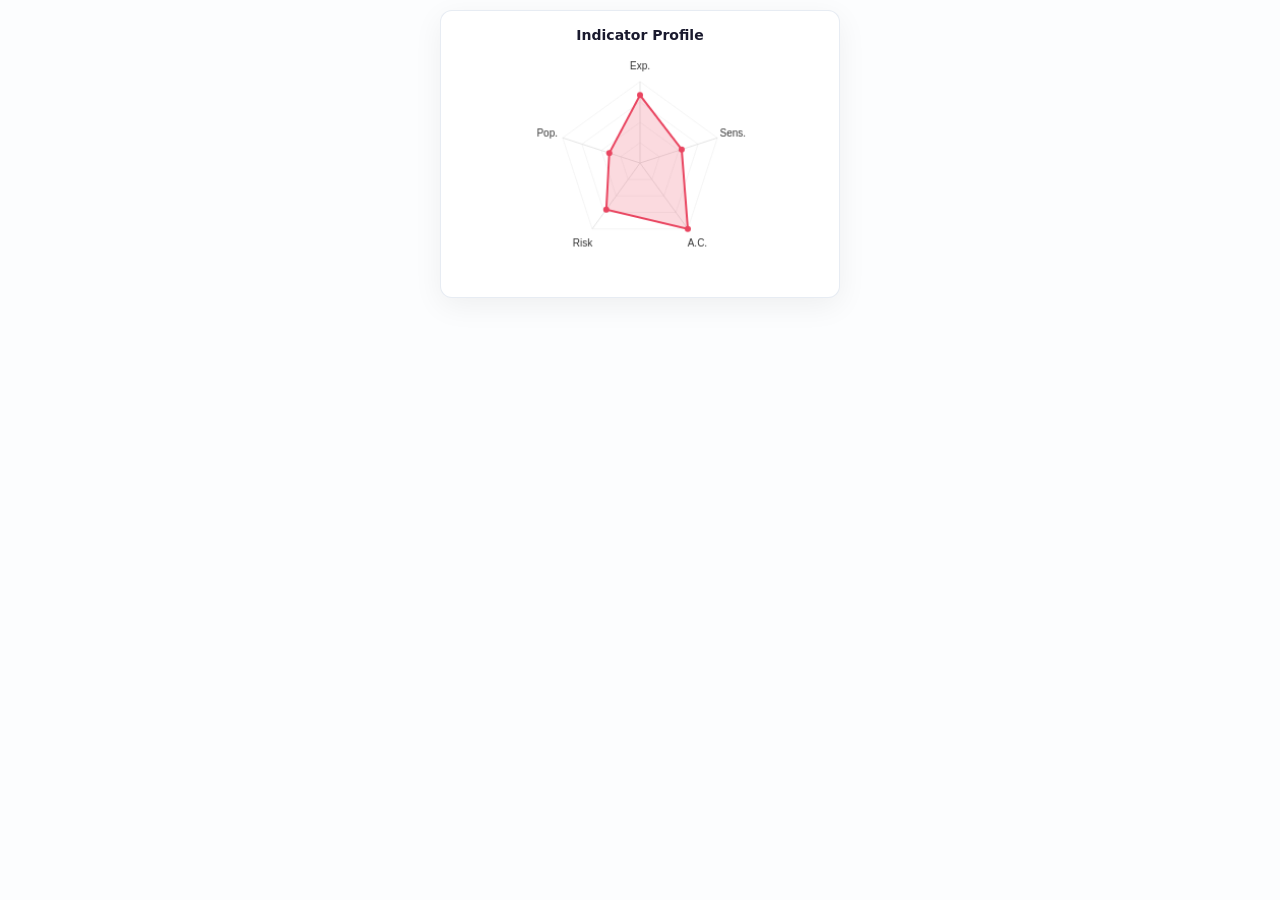
<file: ui/templates/embedded_chart.html>
<!DOCTYPE html>
<html lang="en">
<head>
<meta charset="utf-8">
<meta name="viewport" content="width=device-width, initial-scale=1.0">
<style>
  /* Minimal PlanX embedded chart styling — self-contained, no network calls */
  :root {
    --planx-bg: #ffffff;
    --planx-fg: #1a1a2e;
    --planx-accent: #e94560;
    --planx-muted: #66788a;
    --planx-grid: #e2e8f0;
    --font-stack: 'Inter', 'Segoe UI', system-ui, sans-serif;
  }
  * { box-sizing: border-box; margin: 0; padding: 0; }
  body {
    font-family: var(--font-stack);
    background: #fcfdfe;
    color: var(--planx-fg);
    padding: 10px;
  }
  .chart-container {
    position: relative;
    width: 100%;
    max-width: 400px;
    margin: 0 auto;
    background: #ffffff;
    border-radius: 12px;
    box-shadow: 0 8px 30px rgba(0, 0, 0, 0.06);
    border: 1px solid rgba(226, 232, 240, 0.8);
    padding: 16px;
  }
  canvas { display: block; width: 100%; }
  .chart-title { font-size: 14px; font-weight: 600; text-align: center; margin-bottom: 8px; }
  .chart-subtitle { font-size: 11px; color: var(--planx-muted); text-align: center; margin-bottom: 4px; }
  .legend { display: flex; justify-content: center; gap: 12px; margin-top: 6px; font-size: 10px; }
  .legend-item { display: flex; align-items: center; gap: 4px; }
  .legend-swatch { width: 10px; height: 10px; border-radius: 2px; }
</style>
</head>
<body>
<div class="chart-container">
  <div class="chart-title" id="chartTitle">Indicator Profile</div>
  <div class="chart-subtitle" id="chartSubtitle"></div>
  <canvas id="planxChart" width="360" height="220"></canvas>
  <div class="legend" id="chartLegend"></div>
</div>

<script>
(function() {
  'use strict';

  var canvas = document.getElementById('planxChart');
  if (!canvas) return;
  var ctx = canvas.getContext('2d');

  // Data injected by Python at render time via query params or postMessage
  var defaultLabels = ['Exp.', 'Sens.', 'A.C.', 'Risk', 'Pop.'];
  var defaultValues = [0.65, 0.42, 0.78, 0.55, 0.31];
  var defaultColor = '#e94560';

  try {
    var params = new URLSearchParams(window.location.search);
    var labels = JSON.parse(params.get('labels') || 'null') || defaultLabels;
    var values = JSON.parse(params.get('values') || 'null') || defaultValues;
    var title = params.get('title') || 'Indicator Profile';
    var color = params.get('color') || defaultColor;
  } catch(e) {
    var labels = defaultLabels;
    var values = defaultValues;
    var title = 'Indicator Profile';
    var color = defaultColor;
  }

  document.getElementById('chartTitle').textContent = title;

  var n = labels.length;
  var W = canvas.width, H = canvas.height;
  var cx = W / 2, cy = H / 2;
  var maxR = Math.min(cx, cy) - 30;
  var maxVal = Math.max.apply(null, values.concat([0.1]));

  function drawRadar() {
    ctx.clearRect(0, 0, W, H);

    // Grid
    for (var level = 1; level <= 4; level++) {
      var r = maxR * level / 4;
      ctx.beginPath();
      for (var i = 0; i <= n; i++) {
        var angle = Math.PI * 2 * i / n - Math.PI / 2;
        var x = cx + r * Math.cos(angle);
        var y = cy + r * Math.sin(angle);
        i === 0 ? ctx.moveTo(x, y) : ctx.lineTo(x, y);
      }
      ctx.closePath();
      ctx.strokeStyle = '#e8e8e8';
      ctx.lineWidth = 0.5;
      ctx.stroke();
    }

    // Axes
    for (var i = 0; i < n; i++) {
      var angle = Math.PI * 2 * i / n - Math.PI / 2;
      ctx.beginPath();
      ctx.moveTo(cx, cy);
      ctx.lineTo(cx + maxR * Math.cos(angle), cy + maxR * Math.sin(angle));
      ctx.strokeStyle = '#ddd';
      ctx.lineWidth = 0.8;
      ctx.stroke();
    }

    // Data
    ctx.beginPath();
    for (var i = 0; i < n; i++) {
      var angle = Math.PI * 2 * i / n - Math.PI / 2;
      var r = maxR * values[i] / maxVal;
      var x = cx + r * Math.cos(angle);
      var y = cy + r * Math.sin(angle);
      i === 0 ? ctx.moveTo(x, y) : ctx.lineTo(x, y);
    }
    ctx.closePath();
    ctx.fillStyle = color.replace(')', ', 0.2)').replace('rgb', 'rgba');
    if (color.startsWith('#')) ctx.fillStyle = 'rgba(233,69,96,0.2)';
    ctx.fill();
    ctx.strokeStyle = color;
    ctx.lineWidth = 2;
    ctx.stroke();

    // Dots
    for (var i = 0; i < n; i++) {
      var angle = Math.PI * 2 * i / n - Math.PI / 2;
      var r = maxR * values[i] / maxVal;
      ctx.beginPath();
      ctx.arc(cx + r * Math.cos(angle), cy + r * Math.sin(angle), 3, 0, Math.PI * 2);
      ctx.fillStyle = color;
      ctx.fill();
    }

    // Labels
    ctx.fillStyle = '#333';
    ctx.font = '10px Inter, Segoe UI, sans-serif';
    ctx.textAlign = 'center';
    for (var i = 0; i < n; i++) {
      var angle = Math.PI * 2 * i / n - Math.PI / 2;
      var tx = cx + (maxR + 16) * Math.cos(angle);
      var ty = cy + (maxR + 16) * Math.sin(angle) + 4;
      ctx.fillText(labels[i], tx, ty);
    }
  }

  drawRadar();
})();
</script>
</body>
</html>
</file>
